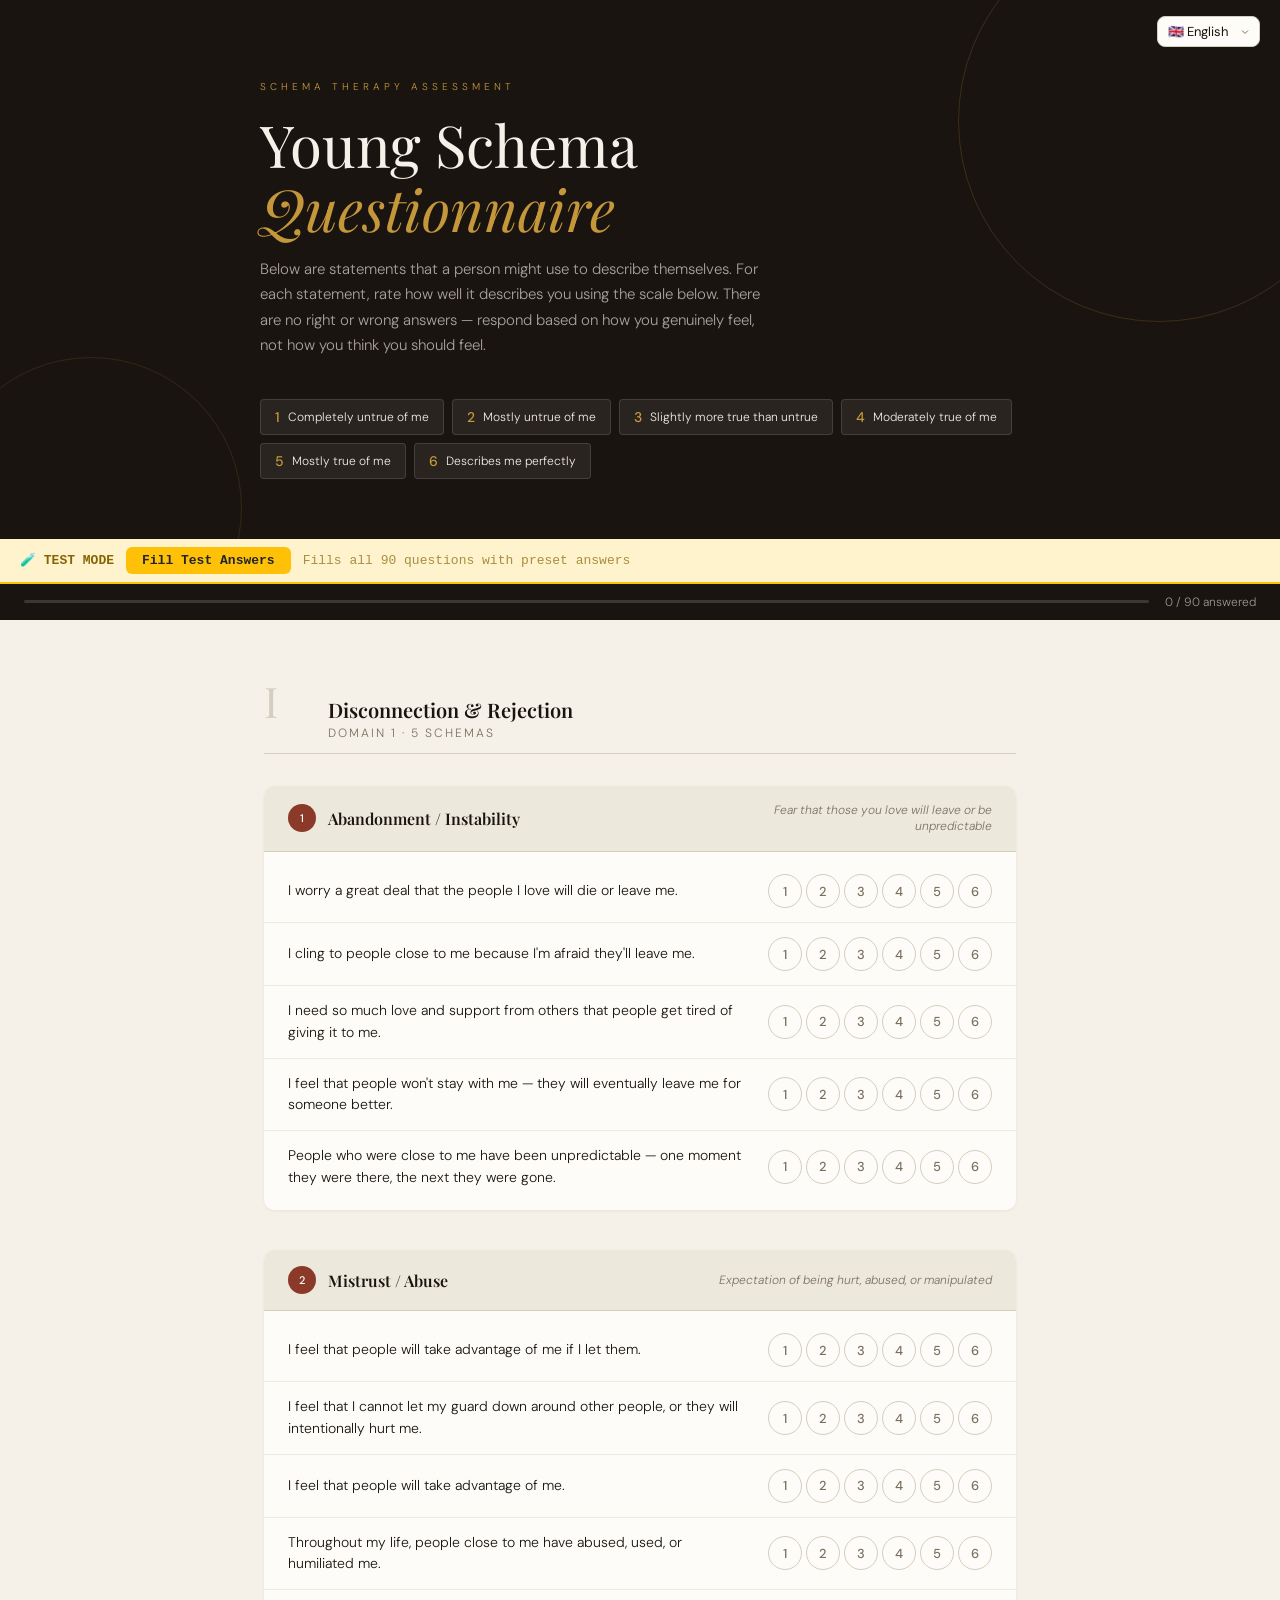
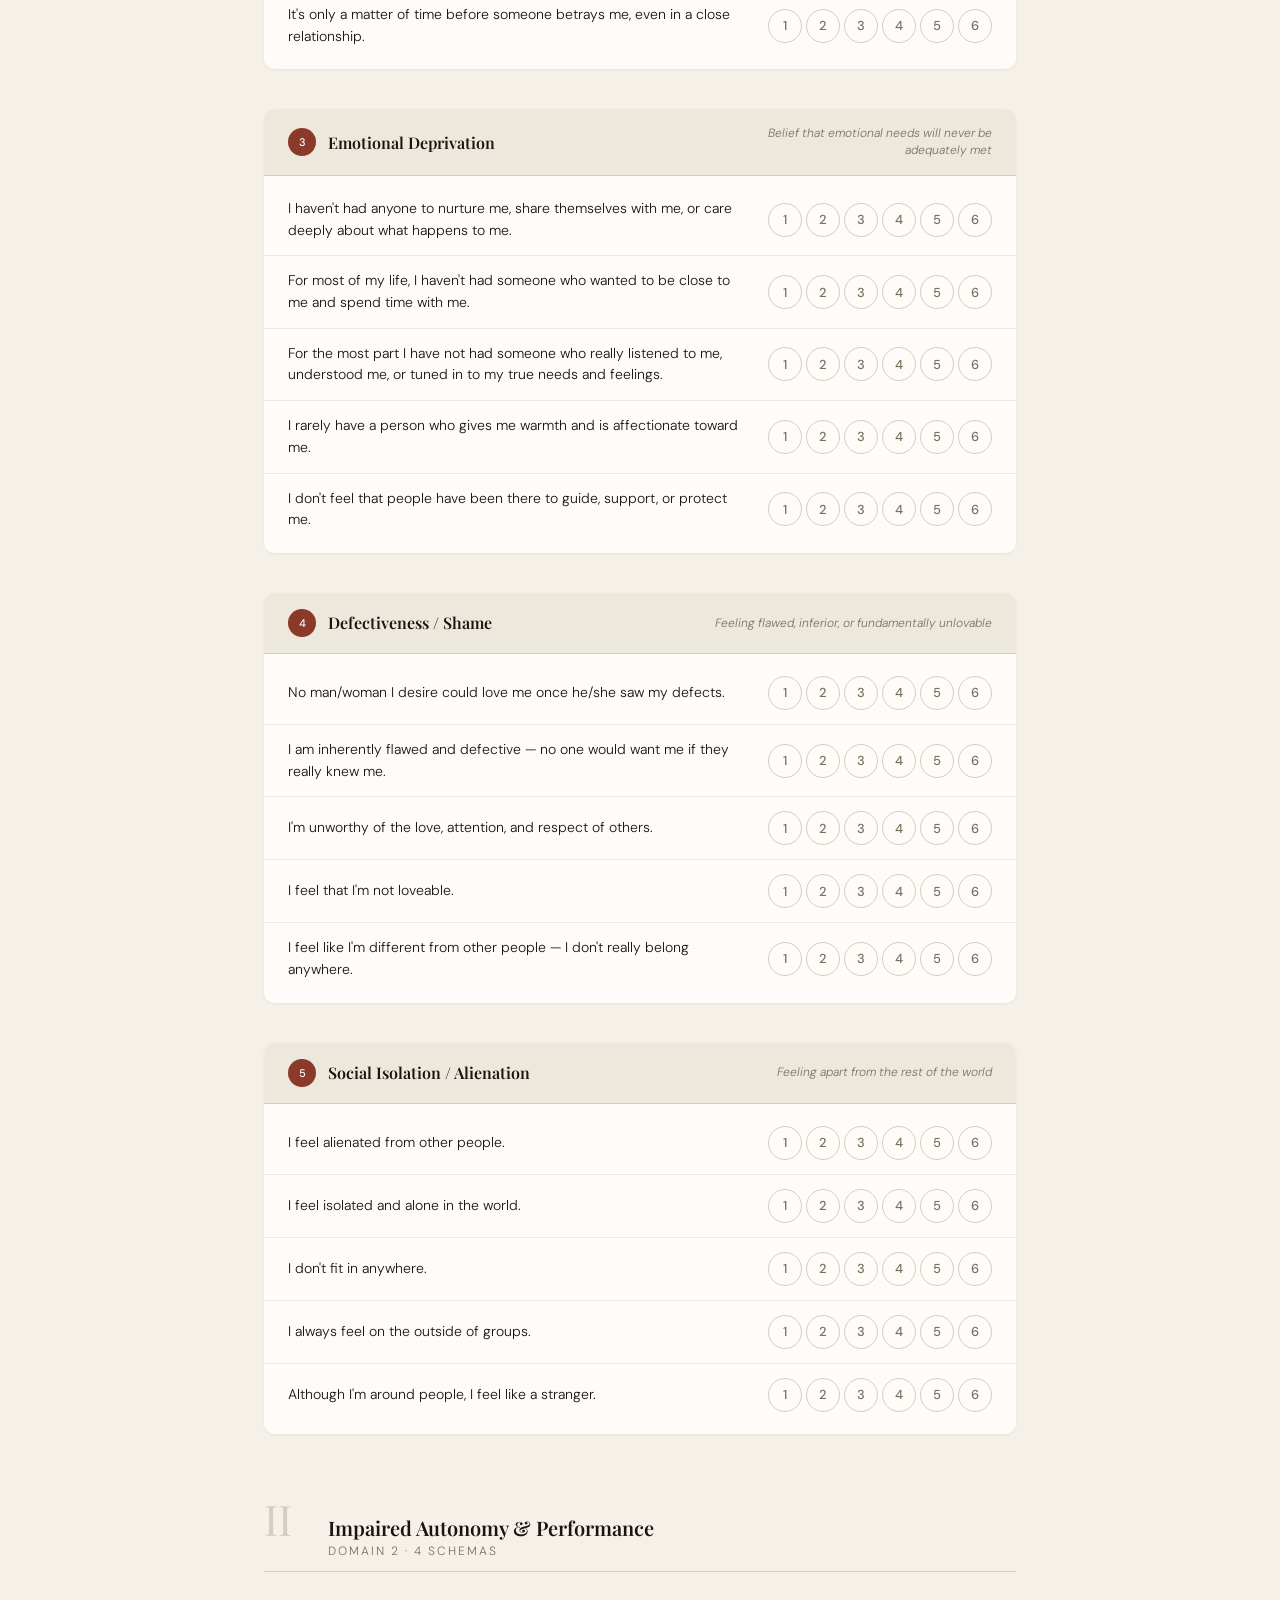
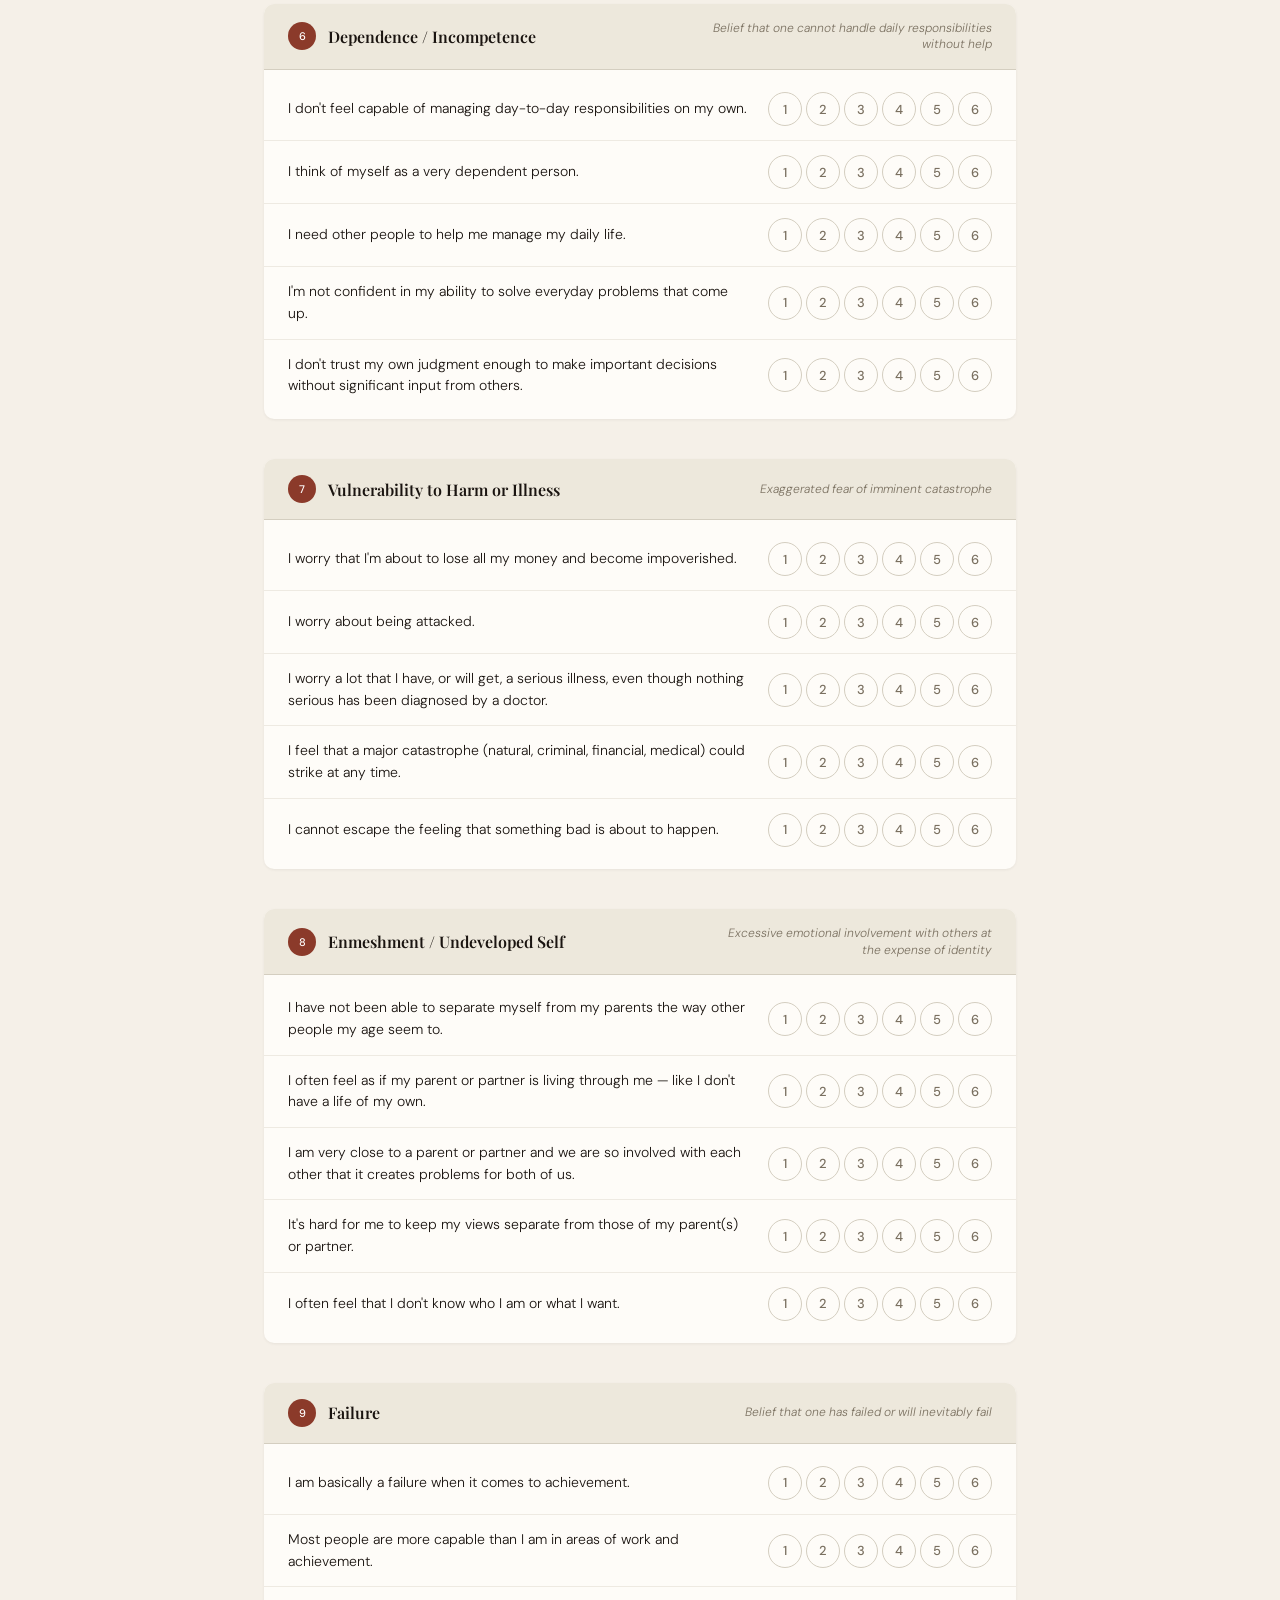
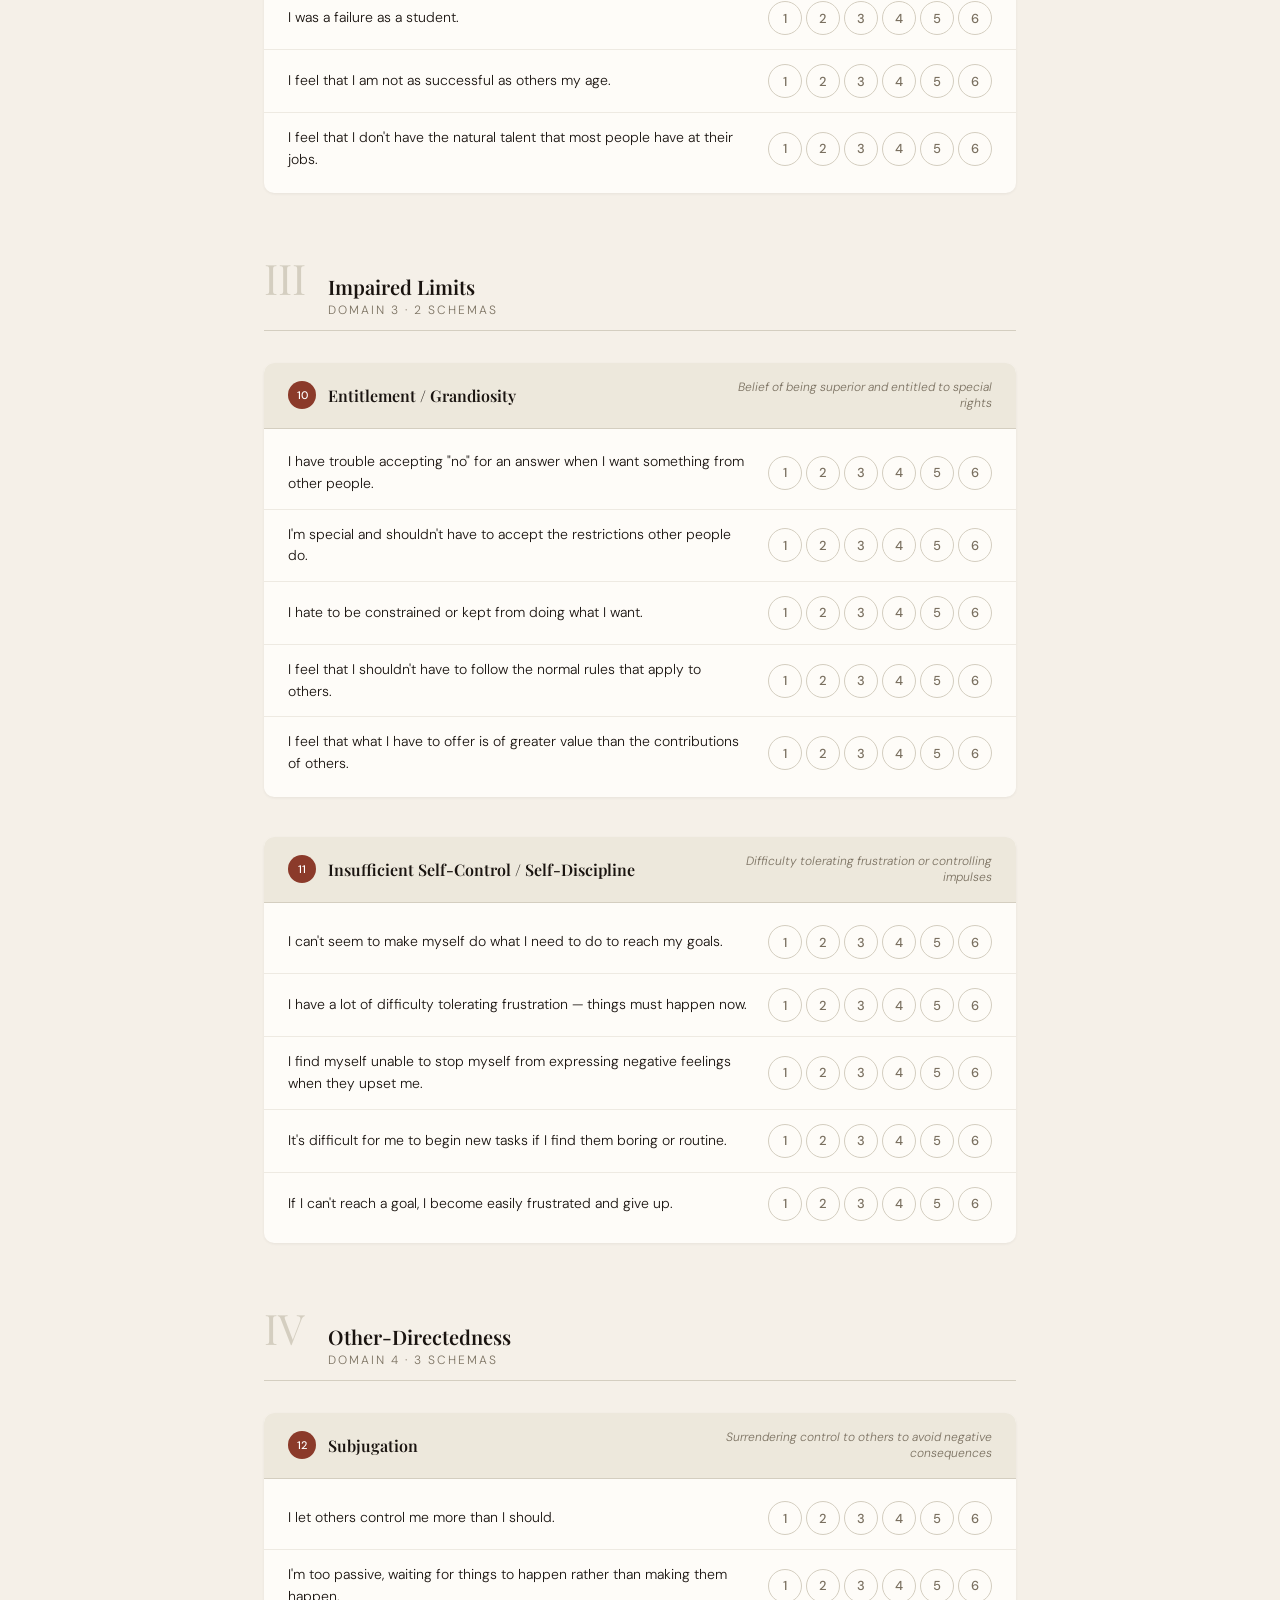
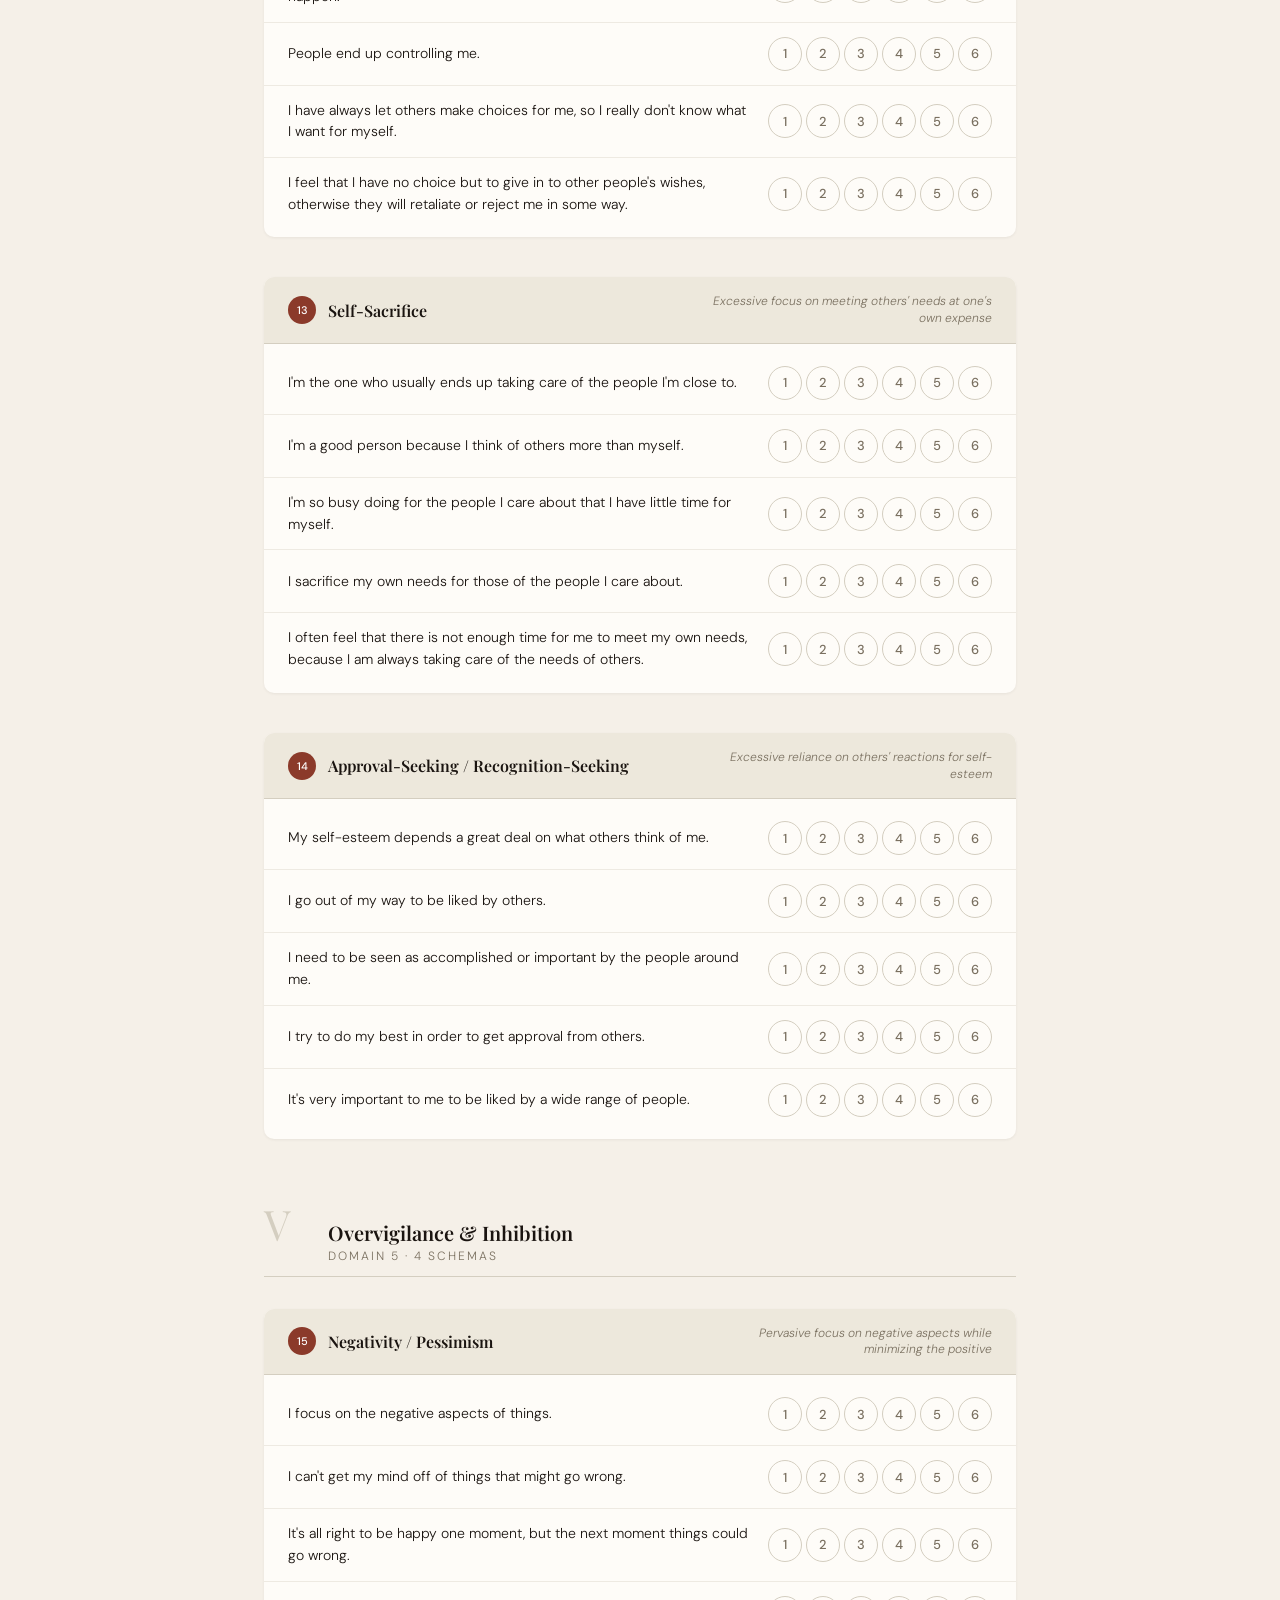
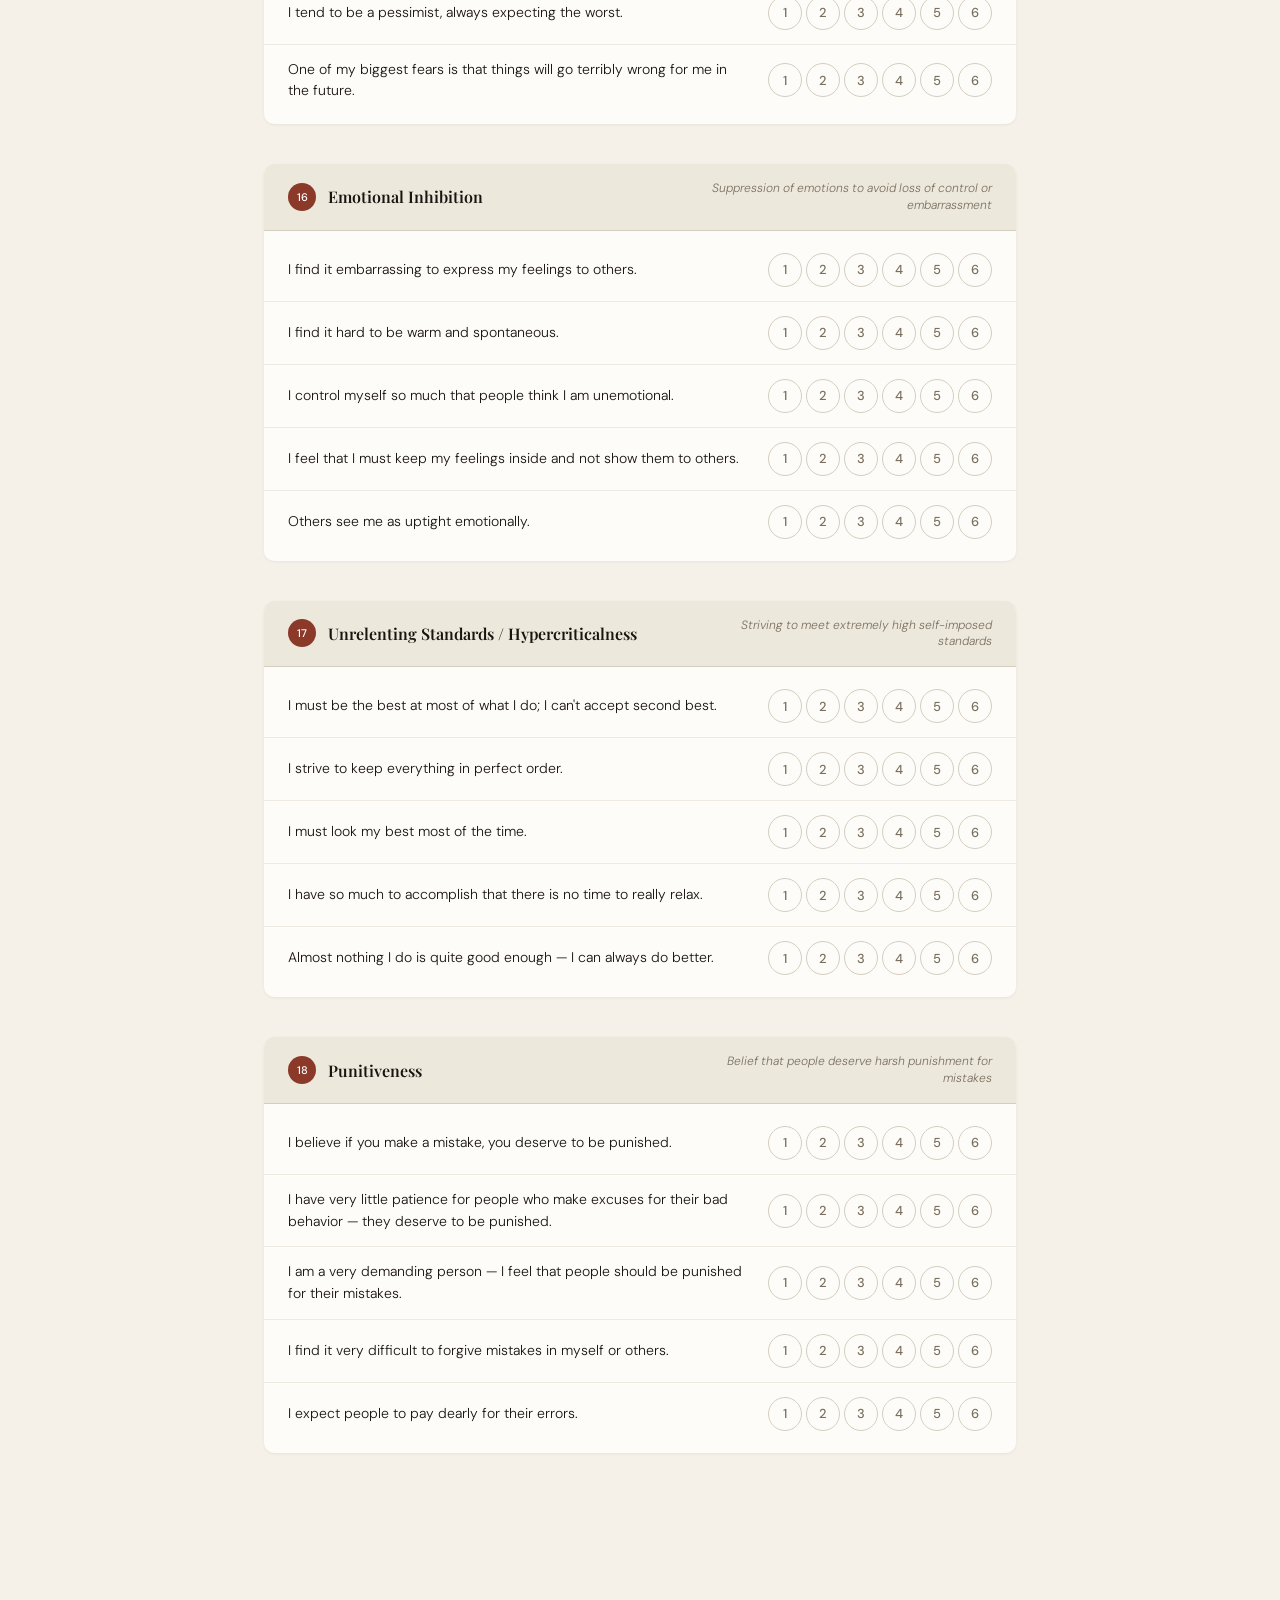
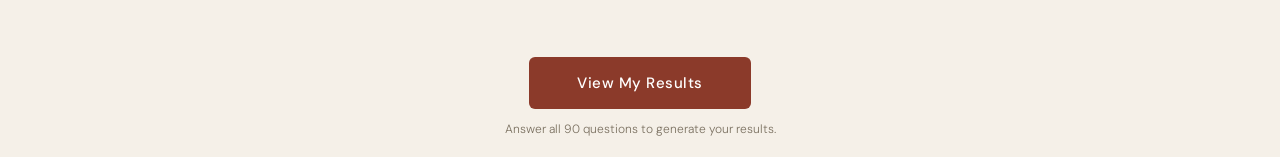
<file: index.html>
<!DOCTYPE html>
<html lang="en">
<head>
    <meta charset="UTF-8">
    <meta name="viewport" content="width=device-width, initial-scale=1.0">
    <title>Young Schema Questionnaire</title>
    <link href="https://fonts.googleapis.com/css2?family=Playfair+Display:ital,wght@0,400;0,600;1,400&family=DM+Sans:wght@300;400;500&display=swap" rel="stylesheet">
    <link rel="stylesheet" href="css/styles.css">
</head>
<body>

    <div id="langSwitcher" class="lang-switcher"></div>

    <div class="cover">
        <div class="cover-inner">
            <div class="cover-label" data-i18n="ui.coverLabel">Schema Therapy Assessment</div>
            <h1 data-i18n="ui.title">Young Schema<br><em>Questionnaire</em></h1>
            <p class="cover-desc" data-i18n="ui.coverDesc"></p>
            <div class="scale-legend" id="scaleLegend"></div>
        </div>
    </div>

    <!-- TEST: Fill bar — remove when no longer needed -->
    <div id="TEST_fillBar" style="position:sticky;top:0;z-index:1000;background:#fff3cd;border-bottom:2px solid #ffc107;padding:8px 20px;display:flex;align-items:center;gap:12px;font-family:monospace;font-size:13px;">
        <strong style="color:#856404;">🧪 TEST MODE</strong>
        <button id="TEST_fillBtn" onclick="TEST_fillAnswers()" style="background:#ffc107;border:none;border-radius:6px;padding:6px 16px;font-size:13px;font-family:monospace;font-weight:600;cursor:pointer;color:#212529;">Fill Test Answers</button>
        <span style="color:#856404;opacity:0.7;">Fills all 90 questions with preset answers</span>
    </div>

    <div class="progress-bar-wrap">
        <div class="progress-bar-track">
            <div class="progress-bar-fill" id="progressFill"></div>
        </div>
        <div class="progress-text" id="progressText">0 / 90 answered</div>
    </div>

    <div class="main" id="questionnaireMain"></div>

    <div class="submit-wrap">
        <button class="submit-btn" id="submitBtn" onclick="handleSubmit()" data-i18n="ui.submitBtn">View My Results</button>
        <div class="submit-note" id="submitNote" data-i18n="ui.submitNote">Answer all 90 questions to generate your results.</div>
    </div>

    <!-- RESULTS PANEL -->
    <div id="resultsPanel" style="display:none;">
        <div class="results-cover">
            <div class="results-cover-inner">
                <div class="cover-label" data-i18n="ui.resultsLabel">Your Results</div>
                <h2 class="results-title" data-i18n="ui.resultsTitle">Schema <em>Profile</em></h2>
                <p class="results-intro" data-i18n="ui.resultsIntro"></p>
                <div id="summaryStats" class="summary-stats"></div>
            </div>
        </div>

        <div class="results-main">

            <div class="results-section-title">
                <span data-i18n="ui.fullSchemaProfile">Full Schema Profile</span>
                <span class="legend-row"><span class="leg-dot" style="background:#e8c97a"></span><span data-i18n="ui.legendModerate">Moderate (3–3.9)</span> &nbsp;
                    <span class="leg-dot" style="background:#c4703a"></span><span data-i18n="ui.legendElevated">Elevated (4–4.9)</span> &nbsp; <span
                        class="leg-dot" style="background:#8b1a1a"></span><span data-i18n="ui.legendHigh">High (5–6)</span></span>
            </div>

            <div id="allSchemasBars" class="bars-grid"></div>

            <div class="results-section-title" style="margin-top:56px;" data-i18n="ui.domainScoresTitle">Domain Scores</div>
            <div id="domainBars" class="domain-bars"></div>

            <div class="results-section-title" style="margin-top:56px;" data-i18n="ui.top5Title">Top 5 Schemas to Explore</div>
            <div id="topSchemas" class="top-schemas"></div>

            <div class="disclaimer-box" data-i18n="ui.disclaimer"></div>

            <!-- AI Professional Evaluation Section -->
            <div class="ai-eval-section">
                <div class="results-section-title" style="margin-top:56px;" data-i18n="ui.professionalEval">Professional Evaluation</div>
                <div class="ai-eval-intro" data-i18n="ui.aiEvalIntro"></div>
                <div class="api-key-row">
                    <div class="api-key-field">
                        <label for="apiKeyInput" data-i18n="ui.apiKeyLabel">OpenAI API Key</label>
                        <div class="api-input-wrap">
                            <input type="password" id="apiKeyInput" data-i18n="ui.apiKeyPlaceholder" placeholder="sk-..." autocomplete="off"
                                spellcheck="false">
                            <button class="toggle-vis-btn" onclick="toggleKeyVis()" title="Toggle visibility"
                                aria-label="Toggle key visibility">
                                <svg id="eyeIcon" width="18" height="18" viewBox="0 0 24 24" fill="none"
                                    stroke="currentColor" stroke-width="2">
                                    <path d="M1 12s4-8 11-8 11 8 11 8-4 8-11 8-11-8-11-8z" />
                                    <circle cx="12" cy="12" r="3" />
                                </svg>
                            </button>
                        </div>
                        <div class="api-key-note" data-i18n="ui.apiKeyNote">Your key is used once, in-browser only. It is never stored or transmitted elsewhere.</div>
                    </div>
                    <button class="submit-btn ai-eval-btn" id="aiEvalBtn" onclick="startEvaluation()" data-i18n="ui.beginAiEval">Begin AI Evaluation</button>
                </div>

                <div id="aiEvalStatus" class="ai-eval-status"></div>

                <!-- Follow-Up Questions (dynamically populated) -->
                <div id="followUpSection" style="display:none;">
                    <div class="diff-dx-header">
                        <div class="results-section-title" style="margin-top:48px;">
                            <span data-i18n="ui.followUpTitle">Follow-Up Questions</span>
                        </div>
                        <div class="diff-dx-intro" data-i18n="ui.followUpIntro"></div>
                    </div>
                    <div id="followUpQuestions" class="diff-dx-questions"></div>
                    <div class="diff-dx-progress-row">
                        <div class="diff-dx-progress-text" id="followUpProgressText">0 / 0 answered</div>
                        <button class="submit-btn" id="followUpSubmitBtn" onclick="submitAnswers()" data-i18n="ui.submitAnswersBtn">Submit Answers</button>
                    </div>
                    <div id="followUpStatus" class="ai-eval-status"></div>
                </div>

                <div id="aiEvalResult" class="ai-eval-result" style="display:none;"></div>
            </div>

            <div class="submit-wrap" style="padding-top:24px;">
                <button class="submit-btn" onclick="retake()" style="background:var(--muted);" data-i18n="ui.retakeBtn">Retake Questionnaire</button>
            </div>
        </div>
    </div>

    <script src="js/i18n.js"></script>
    <script src="js/i18n/en.js"></script>
    <script src="js/i18n/hu.js"></script>
    <script src="js/data.js"></script>
    <script src="js/markdown.js"></script>
    <script src="js/ui.js"></script>
    <script src="js/results.js"></script>
    <script src="js/ai-eval.js"></script>
    <script src="js/questionnaire.js"></script>
</body>
</html>
</file>
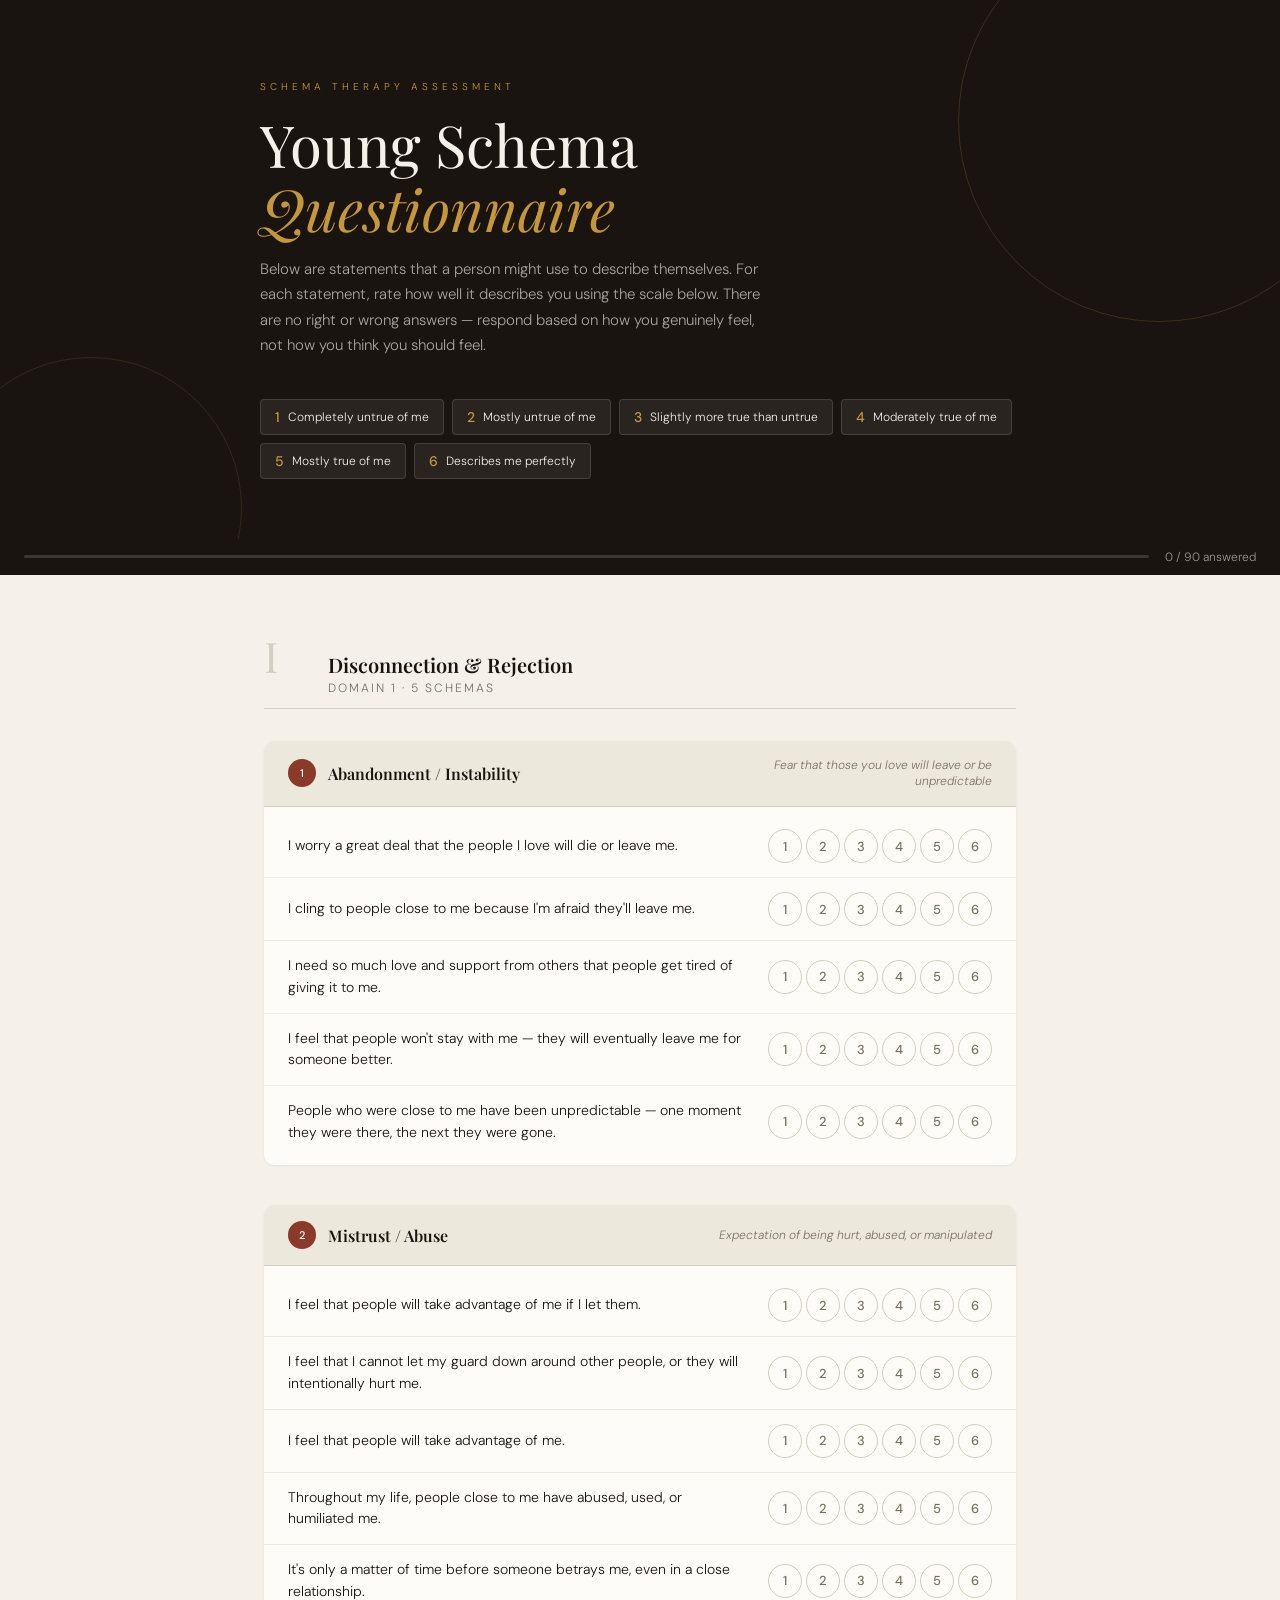
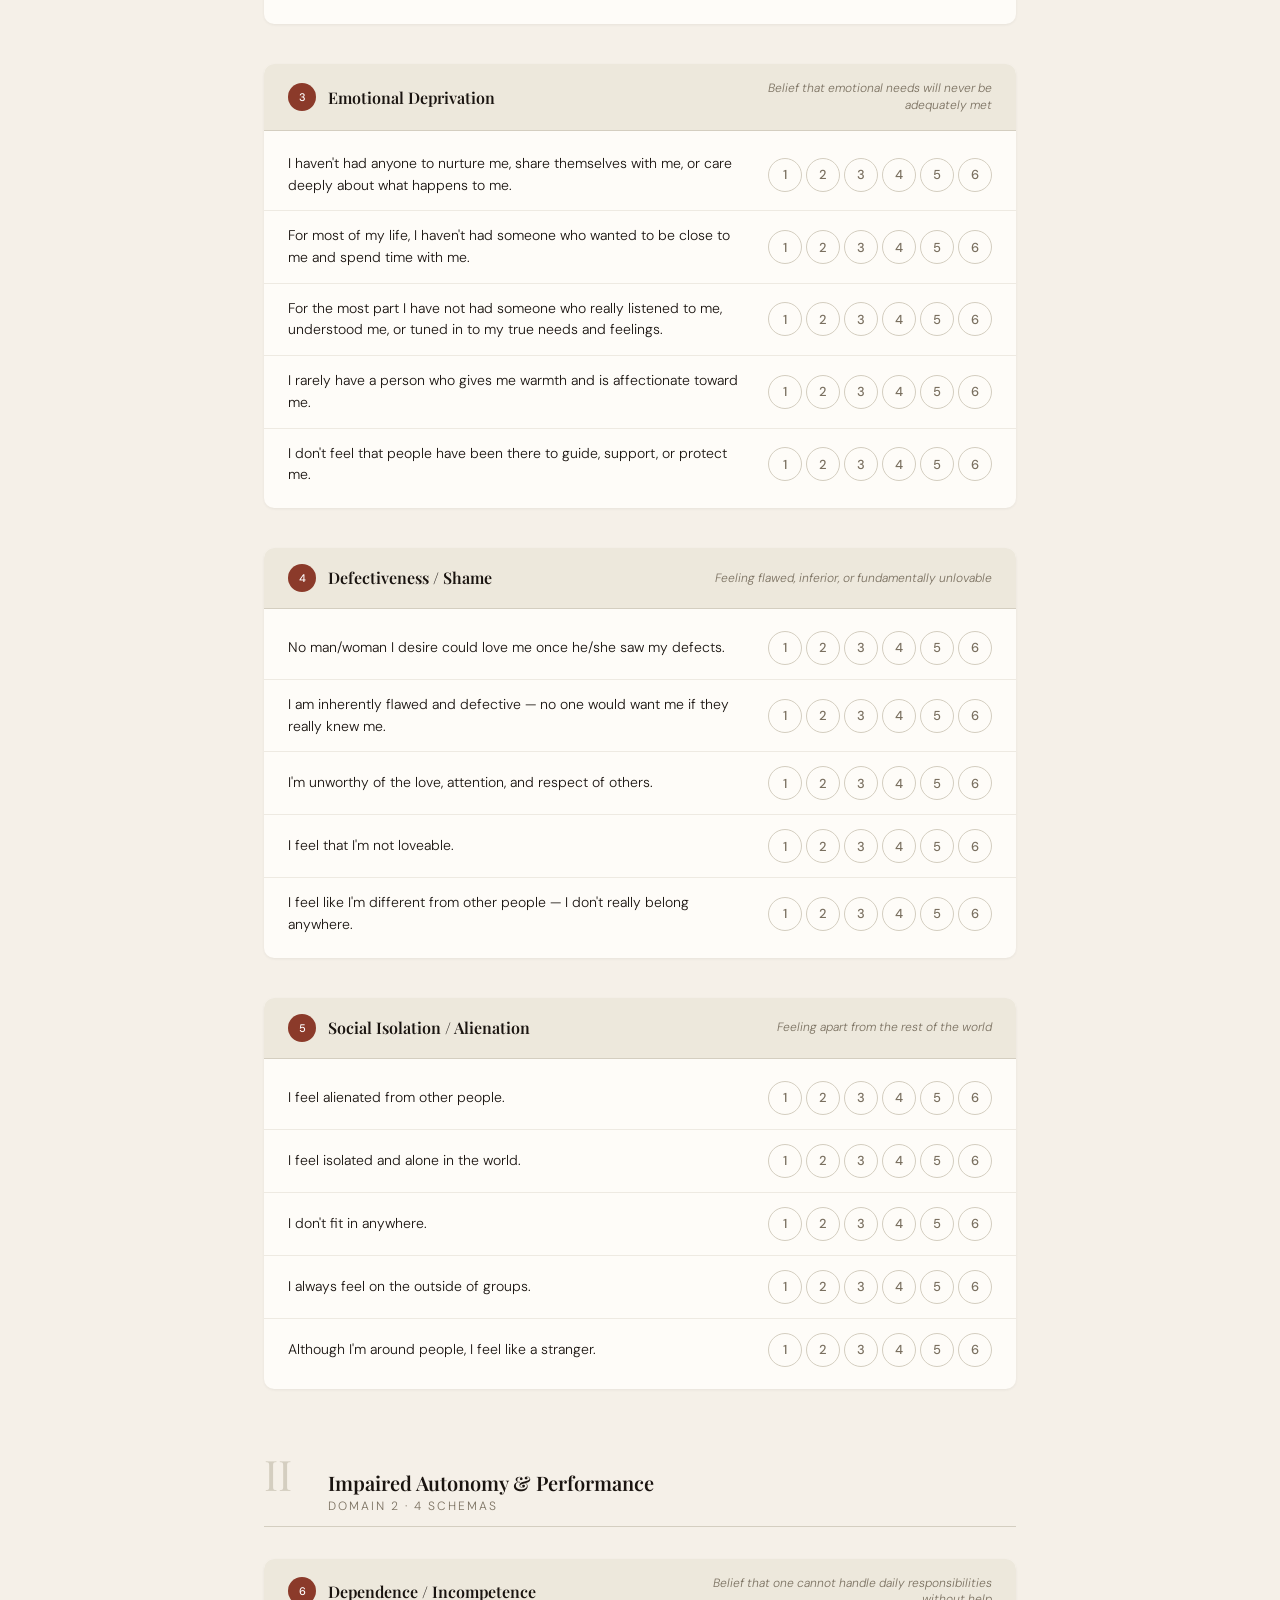
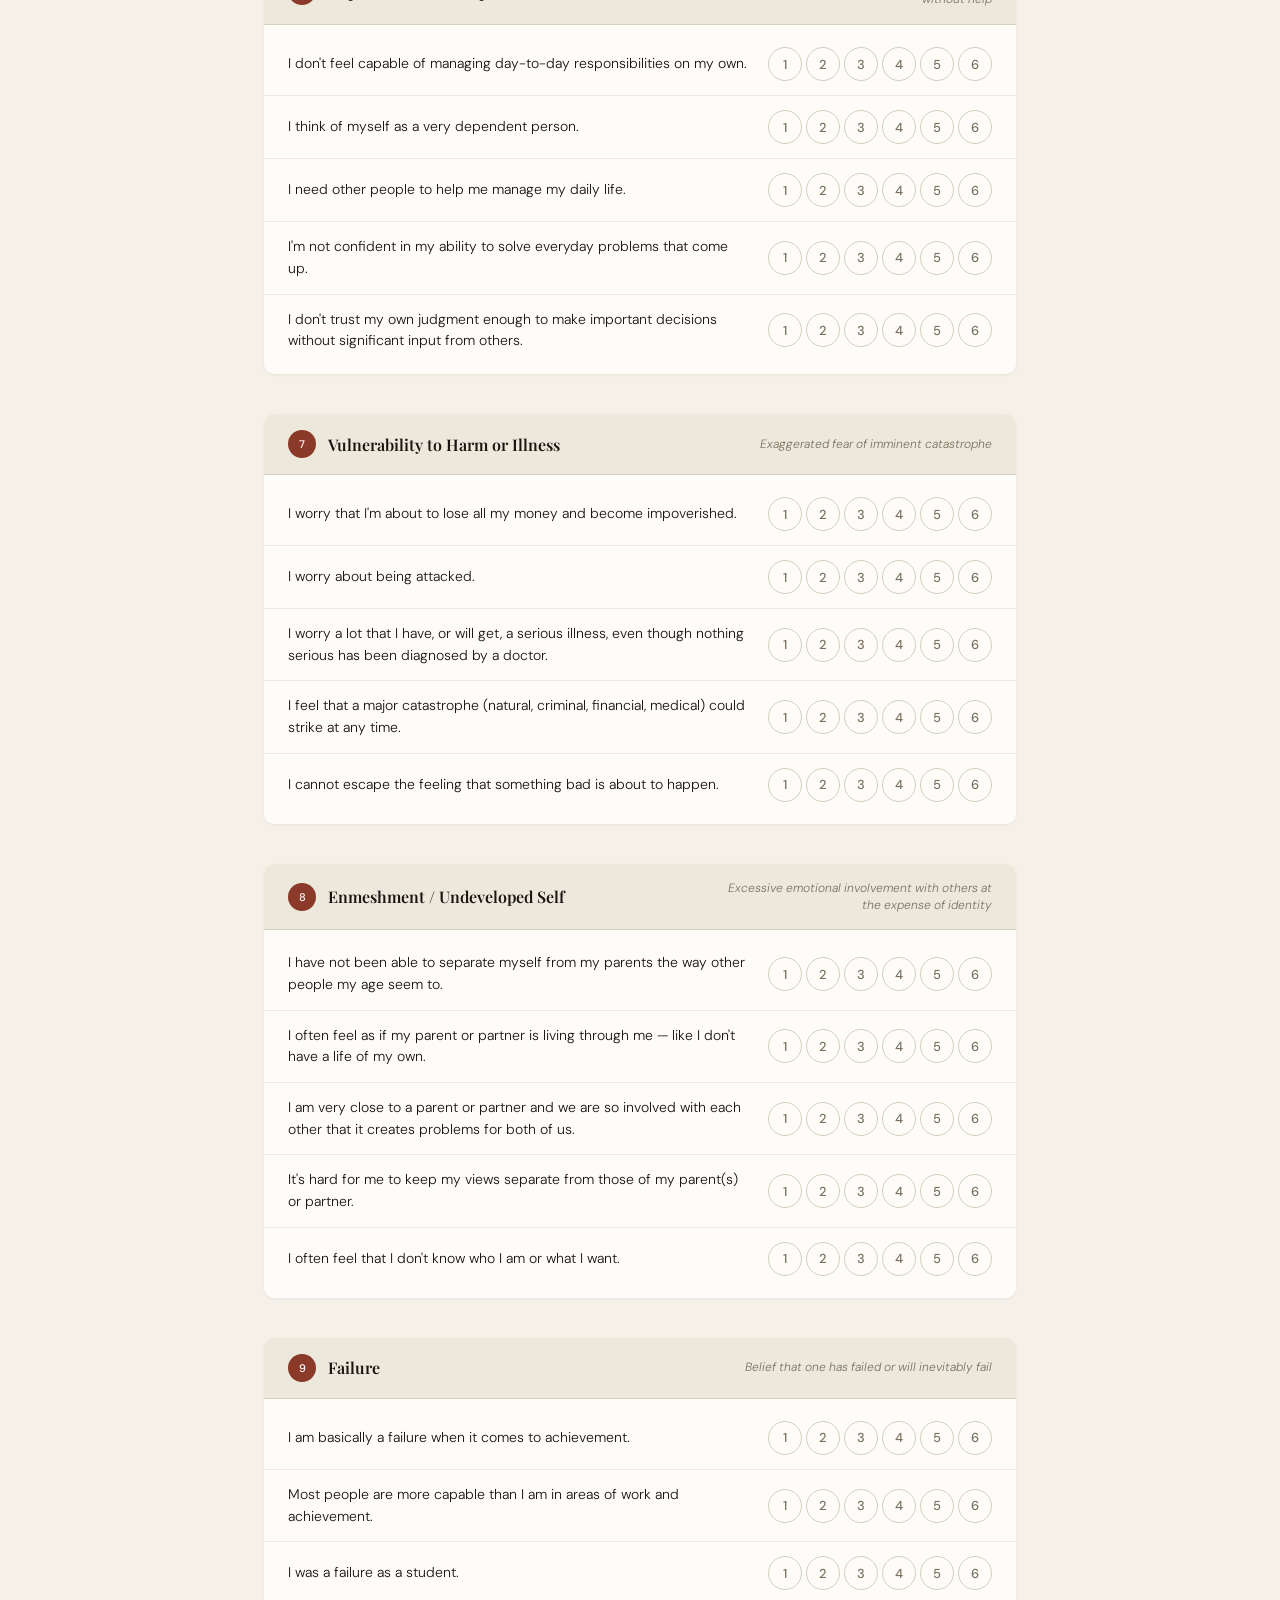
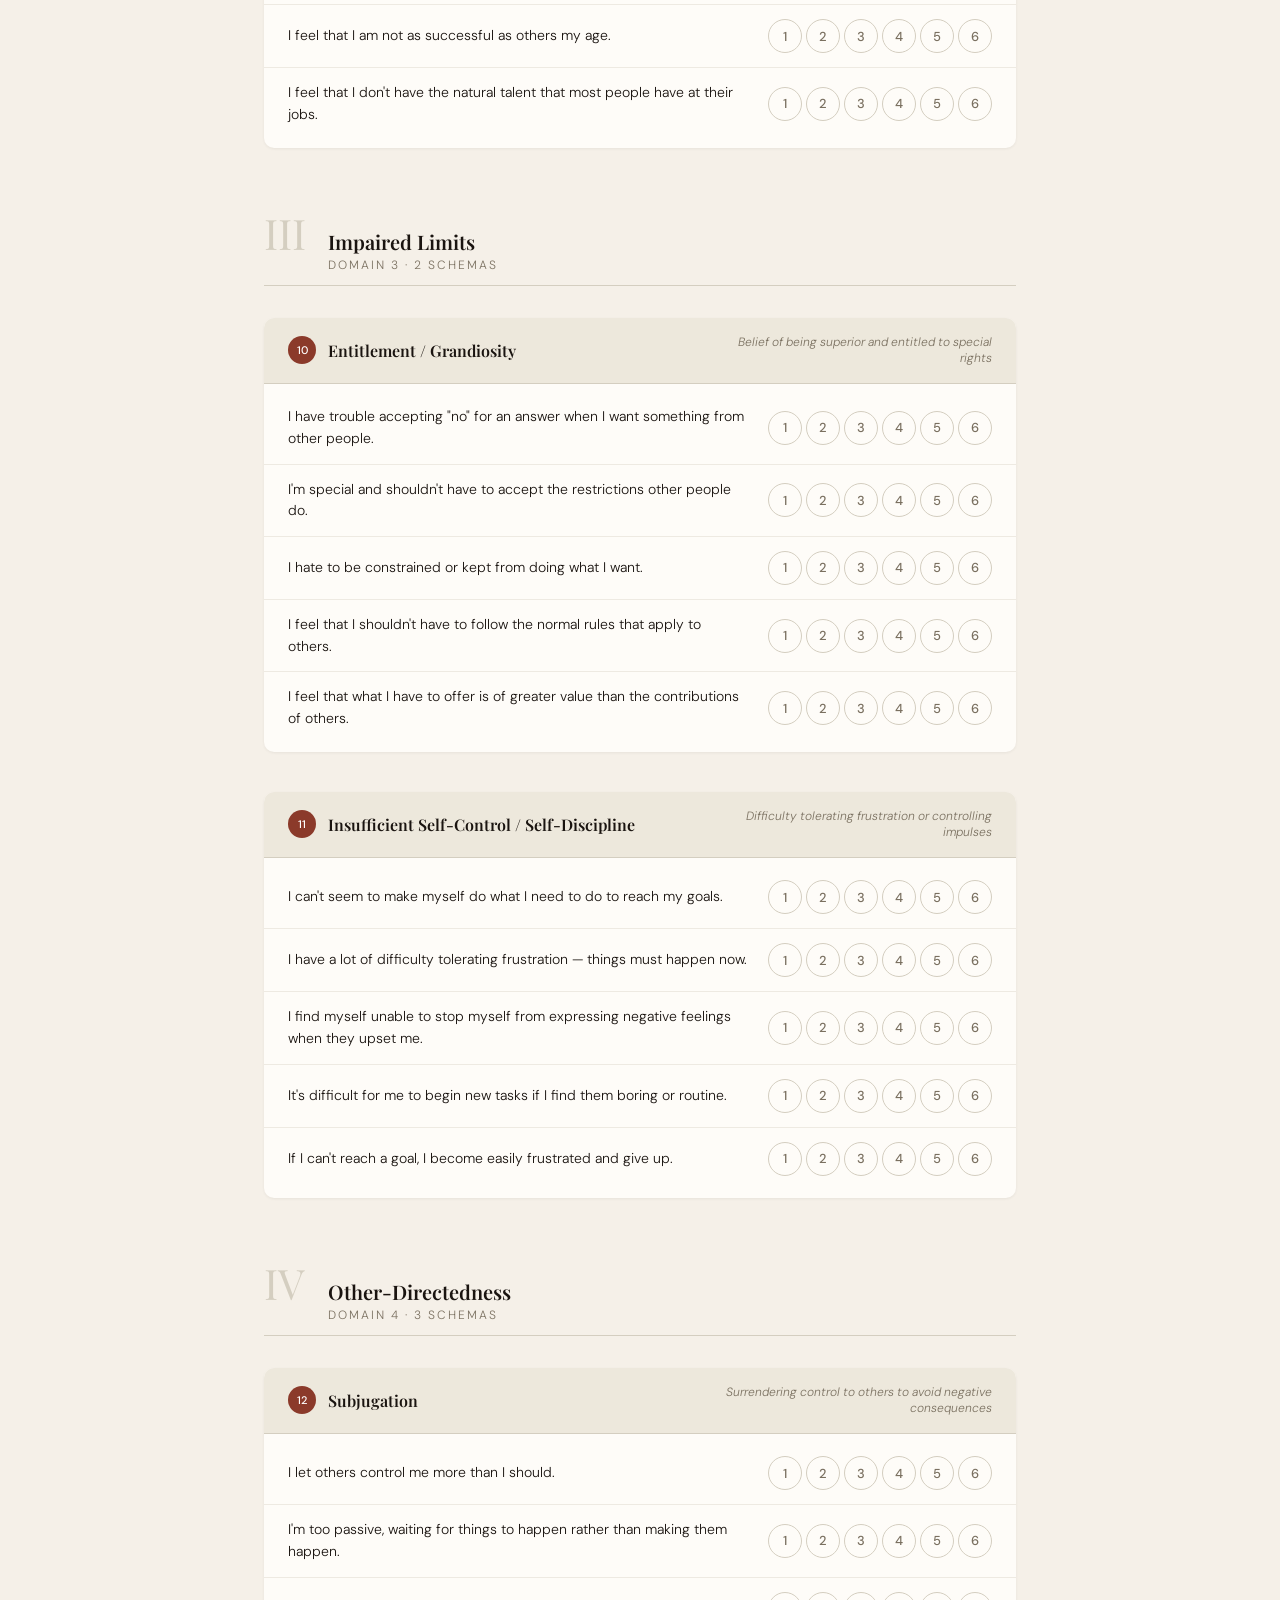
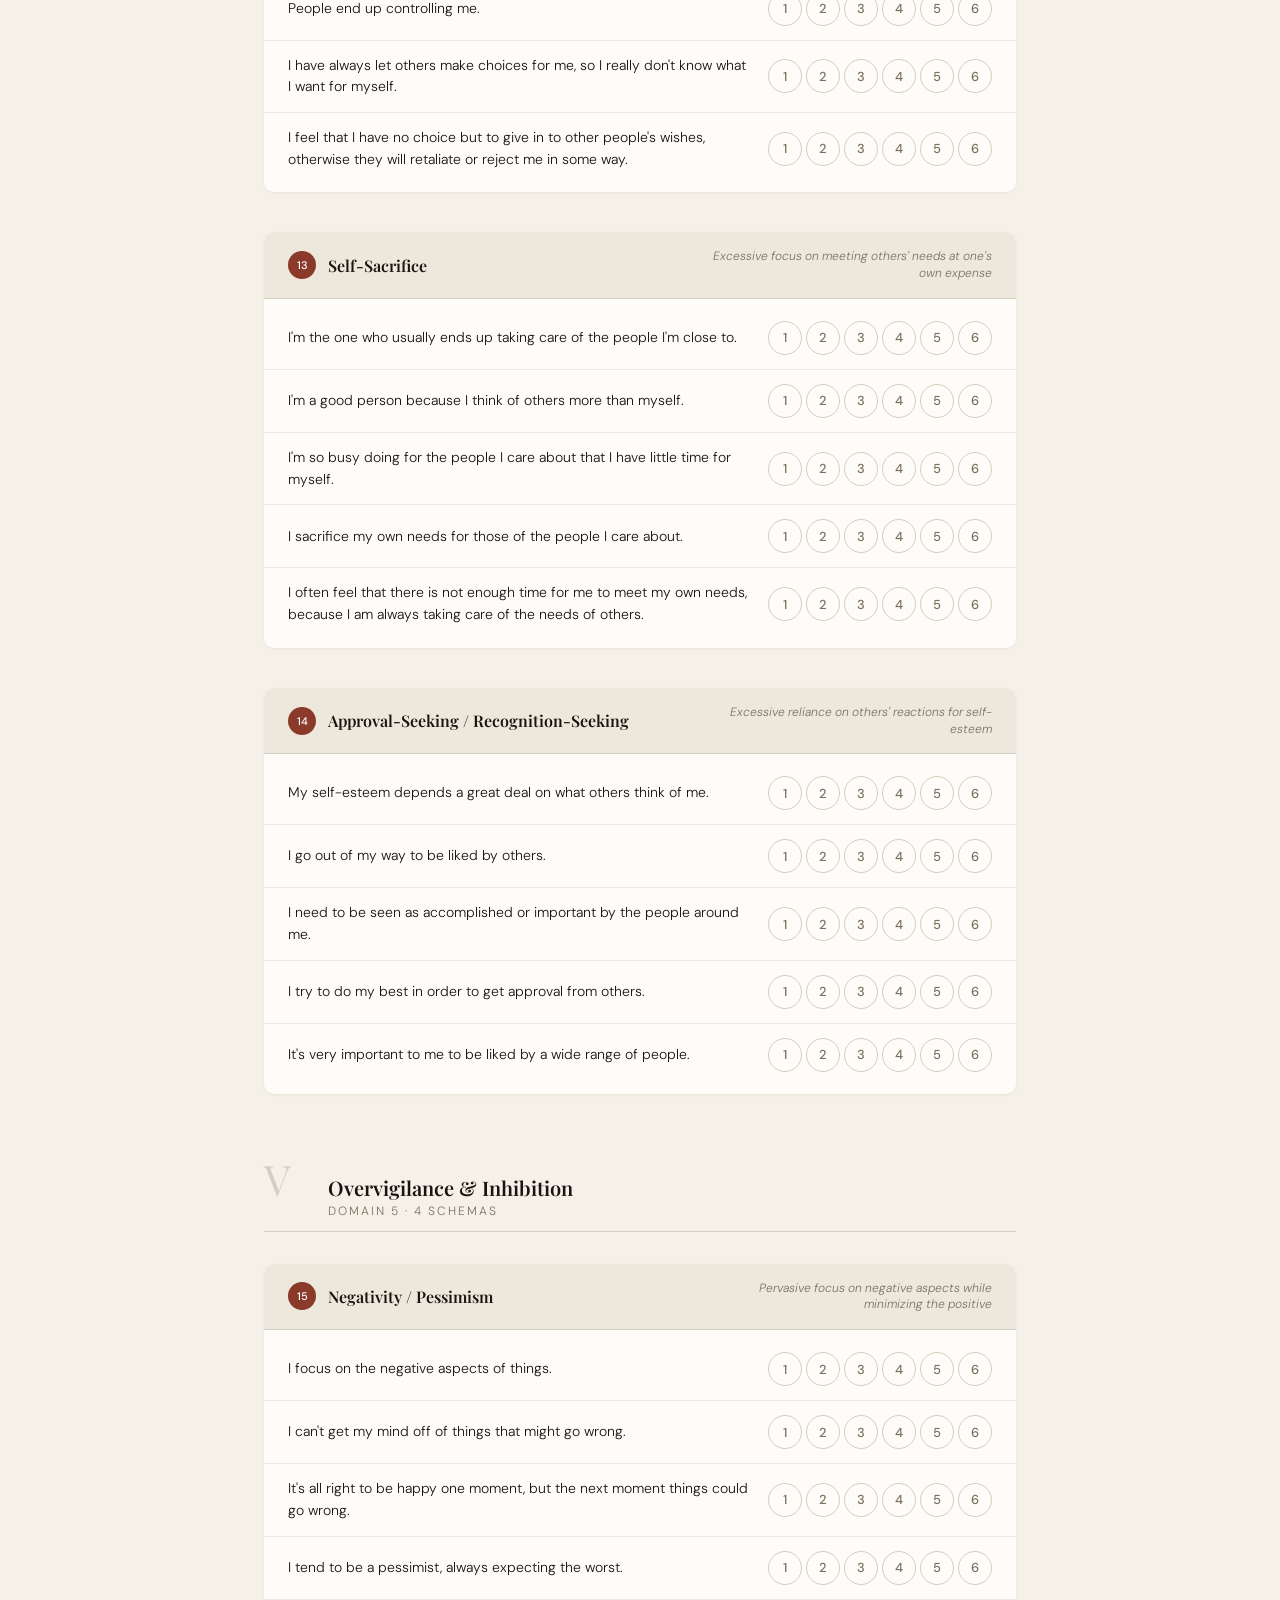
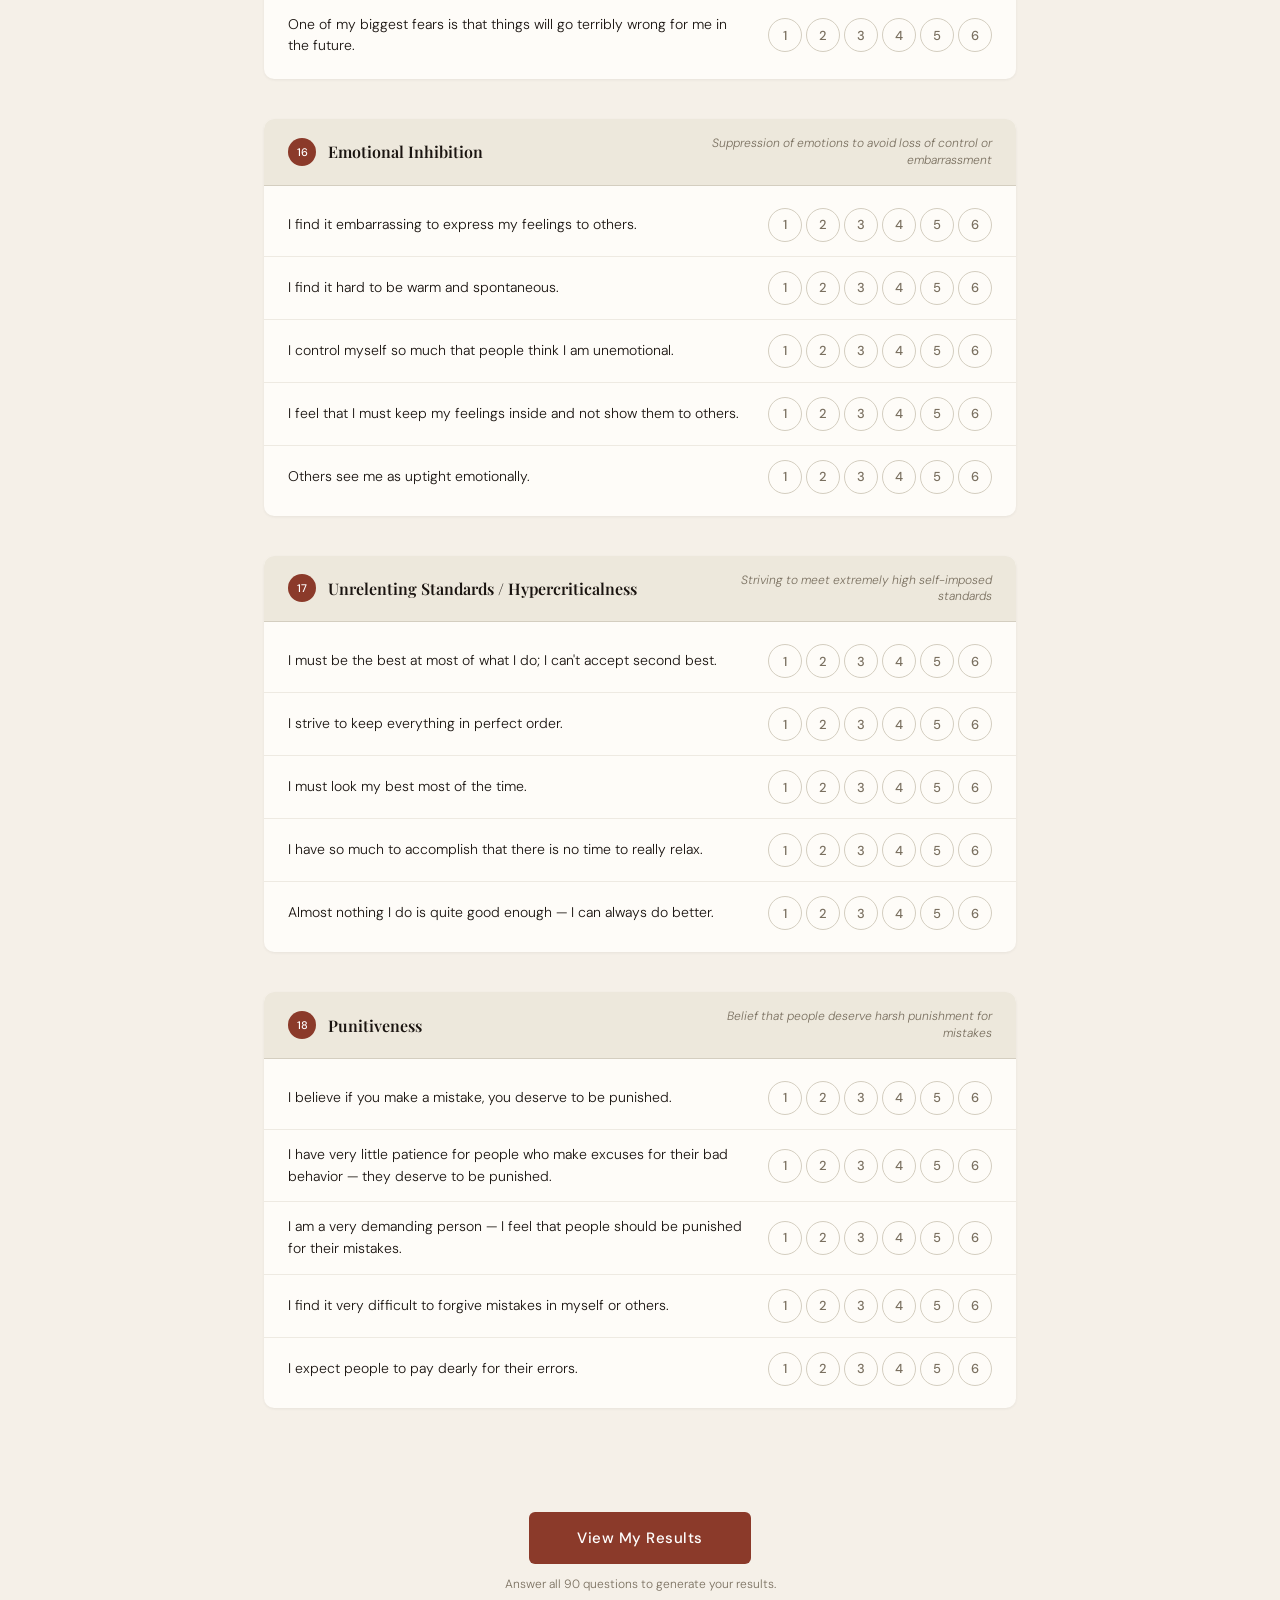
<file: schema-questionnaire2.original.html>
<!DOCTYPE html>
<html lang="en">

<head>
    <meta charset="UTF-8">
    <meta name="viewport" content="width=device-width, initial-scale=1.0">
    <title>Young Schema Questionnaire</title>
    <link
        href="https://fonts.googleapis.com/css2?family=Playfair+Display:ital,wght@0,400;0,600;1,400&family=DM+Sans:wght@300;400;500&display=swap"
        rel="stylesheet">
    <style>
        :root {
            --ink: #1a1410;
            --paper: #f5f0e8;
            --cream: #ede8dc;
            --rust: #8b3a2a;
            --gold: #c4973a;
            --muted: #7a7060;
            --line: #d4cec0;
            --white: #fefcf8;
        }

        * {
            box-sizing: border-box;
            margin: 0;
            padding: 0;
        }

        body {
            background: var(--paper);
            color: var(--ink);
            font-family: 'DM Sans', sans-serif;
            font-weight: 300;
            min-height: 100vh;
        }

        .cover {
            background: var(--ink);
            color: var(--paper);
            padding: 80px 60px 60px;
            position: relative;
            overflow: hidden;
        }

        .cover::before {
            content: '';
            position: absolute;
            top: -80px;
            right: -80px;
            width: 400px;
            height: 400px;
            border-radius: 50%;
            border: 1px solid rgba(196, 151, 58, 0.2);
        }

        .cover::after {
            content: '';
            position: absolute;
            bottom: -120px;
            left: -60px;
            width: 300px;
            height: 300px;
            border-radius: 50%;
            border: 1px solid rgba(196, 151, 58, 0.15);
        }

        .cover-inner {
            max-width: 760px;
            margin: 0 auto;
            position: relative;
            z-index: 1;
        }

        .cover-label {
            font-size: 10px;
            letter-spacing: 4px;
            text-transform: uppercase;
            color: var(--gold);
            margin-bottom: 20px;
        }

        .cover h1 {
            font-family: 'Playfair Display', serif;
            font-size: clamp(36px, 5vw, 58px);
            font-weight: 400;
            line-height: 1.1;
            margin-bottom: 16px;
        }

        .cover h1 em {
            font-style: italic;
            color: var(--gold);
        }

        .cover-desc {
            font-size: 15px;
            color: rgba(245, 240, 232, 0.65);
            line-height: 1.7;
            max-width: 520px;
            margin-bottom: 40px;
        }

        .scale-legend {
            display: flex;
            flex-wrap: wrap;
            gap: 8px;
            margin-top: 24px;
        }

        .scale-item {
            background: rgba(255, 255, 255, 0.07);
            border: 1px solid rgba(255, 255, 255, 0.12);
            border-radius: 4px;
            padding: 8px 14px;
            font-size: 12px;
            display: flex;
            align-items: center;
            gap: 8px;
        }

        .scale-num {
            font-weight: 500;
            color: var(--gold);
            font-size: 14px;
        }

        .main {
            max-width: 800px;
            margin: 0 auto;
            padding: 60px 24px 100px;
        }

        .domain-block {
            margin-bottom: 64px;
        }

        .domain-header {
            display: flex;
            align-items: baseline;
            gap: 16px;
            margin-bottom: 32px;
            padding-bottom: 12px;
            border-bottom: 1px solid var(--line);
        }

        .domain-number {
            font-family: 'Playfair Display', serif;
            font-size: 42px;
            color: var(--line);
            font-weight: 400;
            line-height: 1;
            min-width: 48px;
        }

        .domain-info {
            flex: 1;
        }

        .domain-name {
            font-family: 'Playfair Display', serif;
            font-size: 20px;
            font-weight: 600;
            color: var(--ink);
            margin-bottom: 2px;
        }

        .domain-subtitle {
            font-size: 12px;
            color: var(--muted);
            letter-spacing: 2px;
            text-transform: uppercase;
        }

        .schema-block {
            margin-bottom: 40px;
            background: var(--white);
            border-radius: 10px;
            overflow: hidden;
            box-shadow: 0 1px 3px rgba(0, 0, 0, 0.06);
        }

        .schema-header {
            padding: 16px 24px;
            background: var(--cream);
            border-bottom: 1px solid var(--line);
            display: flex;
            align-items: center;
            gap: 12px;
        }

        .schema-badge {
            width: 28px;
            height: 28px;
            background: var(--rust);
            color: white;
            border-radius: 50%;
            font-size: 11px;
            font-weight: 500;
            display: flex;
            align-items: center;
            justify-content: center;
            flex-shrink: 0;
        }

        .schema-name {
            font-family: 'Playfair Display', serif;
            font-size: 16px;
            font-weight: 600;
        }

        .schema-desc {
            font-size: 12px;
            color: var(--muted);
            font-style: italic;
            margin-left: auto;
            text-align: right;
            max-width: 280px;
            line-height: 1.4;
        }

        .questions {
            padding: 8px 0;
        }

        .question-row {
            display: grid;
            grid-template-columns: 1fr auto;
            align-items: center;
            gap: 20px;
            padding: 14px 24px;
            border-bottom: 1px solid rgba(212, 206, 192, 0.4);
            transition: background 0.15s;
        }

        .question-row:last-child {
            border-bottom: none;
        }

        .question-row:hover {
            background: rgba(196, 151, 58, 0.04);
        }

        .question-text {
            font-size: 14px;
            line-height: 1.55;
            color: var(--ink);
        }

        .rating-group {
            display: flex;
            gap: 4px;
            flex-shrink: 0;
        }

        .rating-group input[type="radio"] {
            display: none;
        }

        .rating-group label {
            width: 34px;
            height: 34px;
            border-radius: 50%;
            border: 1.5px solid var(--line);
            display: flex;
            align-items: center;
            justify-content: center;
            font-size: 13px;
            font-weight: 500;
            color: var(--muted);
            cursor: pointer;
            transition: all 0.15s;
            user-select: none;
        }

        .rating-group label:hover {
            border-color: var(--gold);
            color: var(--gold);
        }

        .rating-group input[type="radio"]:checked+label {
            background: var(--rust);
            border-color: var(--rust);
            color: white;
        }

        .progress-bar-wrap {
            position: sticky;
            top: 0;
            z-index: 100;
            background: var(--ink);
            padding: 10px 24px;
            display: flex;
            align-items: center;
            gap: 16px;
        }

        .progress-bar-track {
            flex: 1;
            height: 3px;
            background: rgba(255, 255, 255, 0.15);
            border-radius: 2px;
            overflow: hidden;
        }

        .progress-bar-fill {
            height: 100%;
            background: var(--gold);
            border-radius: 2px;
            transition: width 0.3s ease;
            width: 0%;
        }

        .progress-text {
            font-size: 12px;
            color: rgba(245, 240, 232, 0.6);
            white-space: nowrap;
            min-width: 80px;
            text-align: right;
        }

        .submit-wrap {
            text-align: center;
            padding: 40px 0 20px;
        }

        .submit-btn {
            background: var(--rust);
            color: white;
            border: none;
            padding: 16px 48px;
            font-family: 'DM Sans', sans-serif;
            font-size: 15px;
            font-weight: 500;
            border-radius: 6px;
            cursor: pointer;
            letter-spacing: 0.5px;
            transition: all 0.2s;
        }

        .submit-btn:hover {
            background: #a04535;
            transform: translateY(-1px);
        }

        .submit-note {
            font-size: 12px;
            color: var(--muted);
            margin-top: 12px;
        }

        @media (max-width: 600px) {
            .cover {
                padding: 48px 24px 40px;
            }

            .schema-header {
                flex-direction: column;
                align-items: flex-start;
                gap: 6px;
            }

            .schema-desc {
                margin-left: 0;
                text-align: left;
            }

            .question-row {
                grid-template-columns: 1fr;
                gap: 10px;
            }

            .rating-group label {
                width: 30px;
                height: 30px;
                font-size: 12px;
            }

            .domain-number {
                font-size: 30px;
            }
        }
    </style>
</head>

<body>

    <div class="cover">
        <div class="cover-inner">
            <div class="cover-label">Schema Therapy Assessment</div>
            <h1>Young Schema<br><em>Questionnaire</em></h1>
            <p class="cover-desc">
                Below are statements that a person might use to describe themselves. For each statement,
                rate how well it describes you using the scale below. There are no right or wrong answers —
                respond based on how you genuinely feel, not how you think you should feel.
            </p>
            <div class="scale-legend">
                <div class="scale-item"><span class="scale-num">1</span> Completely untrue of me</div>
                <div class="scale-item"><span class="scale-num">2</span> Mostly untrue of me</div>
                <div class="scale-item"><span class="scale-num">3</span> Slightly more true than untrue</div>
                <div class="scale-item"><span class="scale-num">4</span> Moderately true of me</div>
                <div class="scale-item"><span class="scale-num">5</span> Mostly true of me</div>
                <div class="scale-item"><span class="scale-num">6</span> Describes me perfectly</div>
            </div>
        </div>
    </div>

    <div class="progress-bar-wrap">
        <div class="progress-bar-track">
            <div class="progress-bar-fill" id="progressFill"></div>
        </div>
        <div class="progress-text" id="progressText">0 / 90 answered</div>
    </div>

    <div class="main">

        <!-- DOMAIN 1 -->
        <div class="domain-block">
            <div class="domain-header">
                <div class="domain-number">I</div>
                <div class="domain-info">
                    <div class="domain-name">Disconnection &amp; Rejection</div>
                    <div class="domain-subtitle">Domain 1 · 5 schemas</div>
                </div>
            </div>

            <!-- Schema 1: Abandonment -->
            <div class="schema-block">
                <div class="schema-header">
                    <div class="schema-badge">1</div>
                    <div class="schema-name">Abandonment / Instability</div>
                    <div class="schema-desc">Fear that those you love will leave or be unpredictable</div>
                </div>
                <div class="questions" id="s1">
                    <div class="question-row">
                        <div class="question-text">I worry a great deal that the people I love will die or leave me.
                        </div>
                        <div class="rating-group" id="q1"></div>
                    </div>
                    <div class="question-row">
                        <div class="question-text">I cling to people close to me because I'm afraid they'll leave me.
                        </div>
                        <div class="rating-group" id="q2"></div>
                    </div>
                    <div class="question-row">
                        <div class="question-text">I need so much love and support from others that people get tired of
                            giving it to me.</div>
                        <div class="rating-group" id="q3"></div>
                    </div>
                    <div class="question-row">
                        <div class="question-text">I feel that people won't stay with me — they will eventually leave me
                            for someone better.</div>
                        <div class="rating-group" id="q4"></div>
                    </div>
                    <div class="question-row">
                        <div class="question-text">People who were close to me have been unpredictable — one moment they
                            were there, the next they were gone.</div>
                        <div class="rating-group" id="q5"></div>
                    </div>
                </div>
            </div>

            <!-- Schema 2: Mistrust/Abuse -->
            <div class="schema-block">
                <div class="schema-header">
                    <div class="schema-badge">2</div>
                    <div class="schema-name">Mistrust / Abuse</div>
                    <div class="schema-desc">Expectation of being hurt, abused, or manipulated</div>
                </div>
                <div class="questions">
                    <div class="question-row">
                        <div class="question-text">I feel that people will take advantage of me if I let them.</div>
                        <div class="rating-group" id="q6"></div>
                    </div>
                    <div class="question-row">
                        <div class="question-text">I feel that I cannot let my guard down around other people, or they
                            will intentionally hurt me.</div>
                        <div class="rating-group" id="q7"></div>
                    </div>
                    <div class="question-row">
                        <div class="question-text">I feel that people will take advantage of me.</div>
                        <div class="rating-group" id="q8"></div>
                    </div>
                    <div class="question-row">
                        <div class="question-text">Throughout my life, people close to me have abused, used, or
                            humiliated me.</div>
                        <div class="rating-group" id="q9"></div>
                    </div>
                    <div class="question-row">
                        <div class="question-text">It's only a matter of time before someone betrays me, even in a close
                            relationship.</div>
                        <div class="rating-group" id="q10"></div>
                    </div>
                </div>
            </div>

            <!-- Schema 3: Emotional Deprivation -->
            <div class="schema-block">
                <div class="schema-header">
                    <div class="schema-badge">3</div>
                    <div class="schema-name">Emotional Deprivation</div>
                    <div class="schema-desc">Belief that emotional needs will never be adequately met</div>
                </div>
                <div class="questions">
                    <div class="question-row">
                        <div class="question-text">I haven't had anyone to nurture me, share themselves with me, or care
                            deeply about what happens to me.</div>
                        <div class="rating-group" id="q11"></div>
                    </div>
                    <div class="question-row">
                        <div class="question-text">For most of my life, I haven't had someone who wanted to be close to
                            me and spend time with me.</div>
                        <div class="rating-group" id="q12"></div>
                    </div>
                    <div class="question-row">
                        <div class="question-text">For the most part I have not had someone who really listened to me,
                            understood me, or tuned in to my true needs and feelings.</div>
                        <div class="rating-group" id="q13"></div>
                    </div>
                    <div class="question-row">
                        <div class="question-text">I rarely have a person who gives me warmth and is affectionate toward
                            me.</div>
                        <div class="rating-group" id="q14"></div>
                    </div>
                    <div class="question-row">
                        <div class="question-text">I don't feel that people have been there to guide, support, or
                            protect me.</div>
                        <div class="rating-group" id="q15"></div>
                    </div>
                </div>
            </div>

            <!-- Schema 4: Defectiveness/Shame -->
            <div class="schema-block">
                <div class="schema-header">
                    <div class="schema-badge">4</div>
                    <div class="schema-name">Defectiveness / Shame</div>
                    <div class="schema-desc">Feeling flawed, inferior, or fundamentally unlovable</div>
                </div>
                <div class="questions">
                    <div class="question-row">
                        <div class="question-text">No man/woman I desire could love me once he/she saw my defects.</div>
                        <div class="rating-group" id="q16"></div>
                    </div>
                    <div class="question-row">
                        <div class="question-text">I am inherently flawed and defective — no one would want me if they
                            really knew me.</div>
                        <div class="rating-group" id="q17"></div>
                    </div>
                    <div class="question-row">
                        <div class="question-text">I'm unworthy of the love, attention, and respect of others.</div>
                        <div class="rating-group" id="q18"></div>
                    </div>
                    <div class="question-row">
                        <div class="question-text">I feel that I'm not loveable.</div>
                        <div class="rating-group" id="q19"></div>
                    </div>
                    <div class="question-row">
                        <div class="question-text">I feel like I'm different from other people — I don't really belong
                            anywhere.</div>
                        <div class="rating-group" id="q20"></div>
                    </div>
                </div>
            </div>

            <!-- Schema 5: Social Isolation -->
            <div class="schema-block">
                <div class="schema-header">
                    <div class="schema-badge">5</div>
                    <div class="schema-name">Social Isolation / Alienation</div>
                    <div class="schema-desc">Feeling apart from the rest of the world</div>
                </div>
                <div class="questions">
                    <div class="question-row">
                        <div class="question-text">I feel alienated from other people.</div>
                        <div class="rating-group" id="q21"></div>
                    </div>
                    <div class="question-row">
                        <div class="question-text">I feel isolated and alone in the world.</div>
                        <div class="rating-group" id="q22"></div>
                    </div>
                    <div class="question-row">
                        <div class="question-text">I don't fit in anywhere.</div>
                        <div class="rating-group" id="q23"></div>
                    </div>
                    <div class="question-row">
                        <div class="question-text">I always feel on the outside of groups.</div>
                        <div class="rating-group" id="q24"></div>
                    </div>
                    <div class="question-row">
                        <div class="question-text">Although I'm around people, I feel like a stranger.</div>
                        <div class="rating-group" id="q25"></div>
                    </div>
                </div>
            </div>
        </div>

        <!-- DOMAIN 2 -->
        <div class="domain-block">
            <div class="domain-header">
                <div class="domain-number">II</div>
                <div class="domain-info">
                    <div class="domain-name">Impaired Autonomy &amp; Performance</div>
                    <div class="domain-subtitle">Domain 2 · 4 schemas</div>
                </div>
            </div>

            <!-- Schema 6: Dependence/Incompetence -->
            <div class="schema-block">
                <div class="schema-header">
                    <div class="schema-badge">6</div>
                    <div class="schema-name">Dependence / Incompetence</div>
                    <div class="schema-desc">Belief that one cannot handle daily responsibilities without help</div>
                </div>
                <div class="questions">
                    <div class="question-row">
                        <div class="question-text">I don't feel capable of managing day-to-day responsibilities on my
                            own.</div>
                        <div class="rating-group" id="q26"></div>
                    </div>
                    <div class="question-row">
                        <div class="question-text">I think of myself as a very dependent person.</div>
                        <div class="rating-group" id="q27"></div>
                    </div>
                    <div class="question-row">
                        <div class="question-text">I need other people to help me manage my daily life.</div>
                        <div class="rating-group" id="q28"></div>
                    </div>
                    <div class="question-row">
                        <div class="question-text">I'm not confident in my ability to solve everyday problems that come
                            up.</div>
                        <div class="rating-group" id="q29"></div>
                    </div>
                    <div class="question-row">
                        <div class="question-text">I don't trust my own judgment enough to make important decisions
                            without significant input from others.</div>
                        <div class="rating-group" id="q30"></div>
                    </div>
                </div>
            </div>

            <!-- Schema 7: Vulnerability -->
            <div class="schema-block">
                <div class="schema-header">
                    <div class="schema-badge">7</div>
                    <div class="schema-name">Vulnerability to Harm or Illness</div>
                    <div class="schema-desc">Exaggerated fear of imminent catastrophe</div>
                </div>
                <div class="questions">
                    <div class="question-row">
                        <div class="question-text">I worry that I'm about to lose all my money and become impoverished.
                        </div>
                        <div class="rating-group" id="q31"></div>
                    </div>
                    <div class="question-row">
                        <div class="question-text">I worry about being attacked.</div>
                        <div class="rating-group" id="q32"></div>
                    </div>
                    <div class="question-row">
                        <div class="question-text">I worry a lot that I have, or will get, a serious illness, even
                            though nothing serious has been diagnosed by a doctor.</div>
                        <div class="rating-group" id="q33"></div>
                    </div>
                    <div class="question-row">
                        <div class="question-text">I feel that a major catastrophe (natural, criminal, financial,
                            medical) could strike at any time.</div>
                        <div class="rating-group" id="q34"></div>
                    </div>
                    <div class="question-row">
                        <div class="question-text">I cannot escape the feeling that something bad is about to happen.
                        </div>
                        <div class="rating-group" id="q35"></div>
                    </div>
                </div>
            </div>

            <!-- Schema 8: Enmeshment -->
            <div class="schema-block">
                <div class="schema-header">
                    <div class="schema-badge">8</div>
                    <div class="schema-name">Enmeshment / Undeveloped Self</div>
                    <div class="schema-desc">Excessive emotional involvement with others at the expense of identity
                    </div>
                </div>
                <div class="questions">
                    <div class="question-row">
                        <div class="question-text">I have not been able to separate myself from my parents the way other
                            people my age seem to.</div>
                        <div class="rating-group" id="q36"></div>
                    </div>
                    <div class="question-row">
                        <div class="question-text">I often feel as if my parent or partner is living through me — like I
                            don't have a life of my own.</div>
                        <div class="rating-group" id="q37"></div>
                    </div>
                    <div class="question-row">
                        <div class="question-text">I am very close to a parent or partner and we are so involved with
                            each other that it creates problems for both of us.</div>
                        <div class="rating-group" id="q38"></div>
                    </div>
                    <div class="question-row">
                        <div class="question-text">It's hard for me to keep my views separate from those of my parent(s)
                            or partner.</div>
                        <div class="rating-group" id="q39"></div>
                    </div>
                    <div class="question-row">
                        <div class="question-text">I often feel that I don't know who I am or what I want.</div>
                        <div class="rating-group" id="q40"></div>
                    </div>
                </div>
            </div>

            <!-- Schema 9: Failure -->
            <div class="schema-block">
                <div class="schema-header">
                    <div class="schema-badge">9</div>
                    <div class="schema-name">Failure</div>
                    <div class="schema-desc">Belief that one has failed or will inevitably fail</div>
                </div>
                <div class="questions">
                    <div class="question-row">
                        <div class="question-text">I am basically a failure when it comes to achievement.</div>
                        <div class="rating-group" id="q41"></div>
                    </div>
                    <div class="question-row">
                        <div class="question-text">Most people are more capable than I am in areas of work and
                            achievement.</div>
                        <div class="rating-group" id="q42"></div>
                    </div>
                    <div class="question-row">
                        <div class="question-text">I was a failure as a student.</div>
                        <div class="rating-group" id="q43"></div>
                    </div>
                    <div class="question-row">
                        <div class="question-text">I feel that I am not as successful as others my age.</div>
                        <div class="rating-group" id="q44"></div>
                    </div>
                    <div class="question-row">
                        <div class="question-text">I feel that I don't have the natural talent that most people have at
                            their jobs.</div>
                        <div class="rating-group" id="q45"></div>
                    </div>
                </div>
            </div>
        </div>

        <!-- DOMAIN 3 -->
        <div class="domain-block">
            <div class="domain-header">
                <div class="domain-number">III</div>
                <div class="domain-info">
                    <div class="domain-name">Impaired Limits</div>
                    <div class="domain-subtitle">Domain 3 · 2 schemas</div>
                </div>
            </div>

            <!-- Schema 10: Entitlement -->
            <div class="schema-block">
                <div class="schema-header">
                    <div class="schema-badge">10</div>
                    <div class="schema-name">Entitlement / Grandiosity</div>
                    <div class="schema-desc">Belief of being superior and entitled to special rights</div>
                </div>
                <div class="questions">
                    <div class="question-row">
                        <div class="question-text">I have trouble accepting "no" for an answer when I want something
                            from other people.</div>
                        <div class="rating-group" id="q46"></div>
                    </div>
                    <div class="question-row">
                        <div class="question-text">I'm special and shouldn't have to accept the restrictions other
                            people do.</div>
                        <div class="rating-group" id="q47"></div>
                    </div>
                    <div class="question-row">
                        <div class="question-text">I hate to be constrained or kept from doing what I want.</div>
                        <div class="rating-group" id="q48"></div>
                    </div>
                    <div class="question-row">
                        <div class="question-text">I feel that I shouldn't have to follow the normal rules that apply to
                            others.</div>
                        <div class="rating-group" id="q49"></div>
                    </div>
                    <div class="question-row">
                        <div class="question-text">I feel that what I have to offer is of greater value than the
                            contributions of others.</div>
                        <div class="rating-group" id="q50"></div>
                    </div>
                </div>
            </div>

            <!-- Schema 11: Insufficient Self-Control -->
            <div class="schema-block">
                <div class="schema-header">
                    <div class="schema-badge">11</div>
                    <div class="schema-name">Insufficient Self-Control / Self-Discipline</div>
                    <div class="schema-desc">Difficulty tolerating frustration or controlling impulses</div>
                </div>
                <div class="questions">
                    <div class="question-row">
                        <div class="question-text">I can't seem to make myself do what I need to do to reach my goals.
                        </div>
                        <div class="rating-group" id="q51"></div>
                    </div>
                    <div class="question-row">
                        <div class="question-text">I have a lot of difficulty tolerating frustration — things must
                            happen now.</div>
                        <div class="rating-group" id="q52"></div>
                    </div>
                    <div class="question-row">
                        <div class="question-text">I find myself unable to stop myself from expressing negative feelings
                            when they upset me.</div>
                        <div class="rating-group" id="q53"></div>
                    </div>
                    <div class="question-row">
                        <div class="question-text">It's difficult for me to begin new tasks if I find them boring or
                            routine.</div>
                        <div class="rating-group" id="q54"></div>
                    </div>
                    <div class="question-row">
                        <div class="question-text">If I can't reach a goal, I become easily frustrated and give up.
                        </div>
                        <div class="rating-group" id="q55"></div>
                    </div>
                </div>
            </div>
        </div>

        <!-- DOMAIN 4 -->
        <div class="domain-block">
            <div class="domain-header">
                <div class="domain-number">IV</div>
                <div class="domain-info">
                    <div class="domain-name">Other-Directedness</div>
                    <div class="domain-subtitle">Domain 4 · 3 schemas</div>
                </div>
            </div>

            <!-- Schema 12: Subjugation -->
            <div class="schema-block">
                <div class="schema-header">
                    <div class="schema-badge">12</div>
                    <div class="schema-name">Subjugation</div>
                    <div class="schema-desc">Surrendering control to others to avoid negative consequences</div>
                </div>
                <div class="questions">
                    <div class="question-row">
                        <div class="question-text">I let others control me more than I should.</div>
                        <div class="rating-group" id="q56"></div>
                    </div>
                    <div class="question-row">
                        <div class="question-text">I'm too passive, waiting for things to happen rather than making them
                            happen.</div>
                        <div class="rating-group" id="q57"></div>
                    </div>
                    <div class="question-row">
                        <div class="question-text">People end up controlling me.</div>
                        <div class="rating-group" id="q58"></div>
                    </div>
                    <div class="question-row">
                        <div class="question-text">I have always let others make choices for me, so I really don't know
                            what I want for myself.</div>
                        <div class="rating-group" id="q59"></div>
                    </div>
                    <div class="question-row">
                        <div class="question-text">I feel that I have no choice but to give in to other people's wishes,
                            otherwise they will retaliate or reject me in some way.</div>
                        <div class="rating-group" id="q60"></div>
                    </div>
                </div>
            </div>

            <!-- Schema 13: Self-Sacrifice -->
            <div class="schema-block">
                <div class="schema-header">
                    <div class="schema-badge">13</div>
                    <div class="schema-name">Self-Sacrifice</div>
                    <div class="schema-desc">Excessive focus on meeting others' needs at one's own expense</div>
                </div>
                <div class="questions">
                    <div class="question-row">
                        <div class="question-text">I'm the one who usually ends up taking care of the people I'm close
                            to.</div>
                        <div class="rating-group" id="q61"></div>
                    </div>
                    <div class="question-row">
                        <div class="question-text">I'm a good person because I think of others more than myself.</div>
                        <div class="rating-group" id="q62"></div>
                    </div>
                    <div class="question-row">
                        <div class="question-text">I'm so busy doing for the people I care about that I have little time
                            for myself.</div>
                        <div class="rating-group" id="q63"></div>
                    </div>
                    <div class="question-row">
                        <div class="question-text">I sacrifice my own needs for those of the people I care about.</div>
                        <div class="rating-group" id="q64"></div>
                    </div>
                    <div class="question-row">
                        <div class="question-text">I often feel that there is not enough time for me to meet my own
                            needs, because I am always taking care of the needs of others.</div>
                        <div class="rating-group" id="q65"></div>
                    </div>
                </div>
            </div>

            <!-- Schema 14: Approval-Seeking -->
            <div class="schema-block">
                <div class="schema-header">
                    <div class="schema-badge">14</div>
                    <div class="schema-name">Approval-Seeking / Recognition-Seeking</div>
                    <div class="schema-desc">Excessive reliance on others' reactions for self-esteem</div>
                </div>
                <div class="questions">
                    <div class="question-row">
                        <div class="question-text">My self-esteem depends a great deal on what others think of me.</div>
                        <div class="rating-group" id="q66"></div>
                    </div>
                    <div class="question-row">
                        <div class="question-text">I go out of my way to be liked by others.</div>
                        <div class="rating-group" id="q67"></div>
                    </div>
                    <div class="question-row">
                        <div class="question-text">I need to be seen as accomplished or important by the people around
                            me.</div>
                        <div class="rating-group" id="q68"></div>
                    </div>
                    <div class="question-row">
                        <div class="question-text">I try to do my best in order to get approval from others.</div>
                        <div class="rating-group" id="q69"></div>
                    </div>
                    <div class="question-row">
                        <div class="question-text">It's very important to me to be liked by a wide range of people.
                        </div>
                        <div class="rating-group" id="q70"></div>
                    </div>
                </div>
            </div>
        </div>

        <!-- DOMAIN 5 -->
        <div class="domain-block">
            <div class="domain-header">
                <div class="domain-number">V</div>
                <div class="domain-info">
                    <div class="domain-name">Overvigilance &amp; Inhibition</div>
                    <div class="domain-subtitle">Domain 5 · 4 schemas</div>
                </div>
            </div>

            <!-- Schema 15: Negativity/Pessimism -->
            <div class="schema-block">
                <div class="schema-header">
                    <div class="schema-badge">15</div>
                    <div class="schema-name">Negativity / Pessimism</div>
                    <div class="schema-desc">Pervasive focus on negative aspects while minimizing the positive</div>
                </div>
                <div class="questions">
                    <div class="question-row">
                        <div class="question-text">I focus on the negative aspects of things.</div>
                        <div class="rating-group" id="q71"></div>
                    </div>
                    <div class="question-row">
                        <div class="question-text">I can't get my mind off of things that might go wrong.</div>
                        <div class="rating-group" id="q72"></div>
                    </div>
                    <div class="question-row">
                        <div class="question-text">It's all right to be happy one moment, but the next moment things
                            could go wrong.</div>
                        <div class="rating-group" id="q73"></div>
                    </div>
                    <div class="question-row">
                        <div class="question-text">I tend to be a pessimist, always expecting the worst.</div>
                        <div class="rating-group" id="q74"></div>
                    </div>
                    <div class="question-row">
                        <div class="question-text">One of my biggest fears is that things will go terribly wrong for me
                            in the future.</div>
                        <div class="rating-group" id="q75"></div>
                    </div>
                </div>
            </div>

            <!-- Schema 16: Emotional Inhibition -->
            <div class="schema-block">
                <div class="schema-header">
                    <div class="schema-badge">16</div>
                    <div class="schema-name">Emotional Inhibition</div>
                    <div class="schema-desc">Suppression of emotions to avoid loss of control or embarrassment</div>
                </div>
                <div class="questions">
                    <div class="question-row">
                        <div class="question-text">I find it embarrassing to express my feelings to others.</div>
                        <div class="rating-group" id="q76"></div>
                    </div>
                    <div class="question-row">
                        <div class="question-text">I find it hard to be warm and spontaneous.</div>
                        <div class="rating-group" id="q77"></div>
                    </div>
                    <div class="question-row">
                        <div class="question-text">I control myself so much that people think I am unemotional.</div>
                        <div class="rating-group" id="q78"></div>
                    </div>
                    <div class="question-row">
                        <div class="question-text">I feel that I must keep my feelings inside and not show them to
                            others.</div>
                        <div class="rating-group" id="q79"></div>
                    </div>
                    <div class="question-row">
                        <div class="question-text">Others see me as uptight emotionally.</div>
                        <div class="rating-group" id="q80"></div>
                    </div>
                </div>
            </div>

            <!-- Schema 17: Unrelenting Standards -->
            <div class="schema-block">
                <div class="schema-header">
                    <div class="schema-badge">17</div>
                    <div class="schema-name">Unrelenting Standards / Hypercriticalness</div>
                    <div class="schema-desc">Striving to meet extremely high self-imposed standards</div>
                </div>
                <div class="questions">
                    <div class="question-row">
                        <div class="question-text">I must be the best at most of what I do; I can't accept second best.
                        </div>
                        <div class="rating-group" id="q81"></div>
                    </div>
                    <div class="question-row">
                        <div class="question-text">I strive to keep everything in perfect order.</div>
                        <div class="rating-group" id="q82"></div>
                    </div>
                    <div class="question-row">
                        <div class="question-text">I must look my best most of the time.</div>
                        <div class="rating-group" id="q83"></div>
                    </div>
                    <div class="question-row">
                        <div class="question-text">I have so much to accomplish that there is no time to really relax.
                        </div>
                        <div class="rating-group" id="q84"></div>
                    </div>
                    <div class="question-row">
                        <div class="question-text">Almost nothing I do is quite good enough — I can always do better.
                        </div>
                        <div class="rating-group" id="q85"></div>
                    </div>
                </div>
            </div>

            <!-- Schema 18: Punitiveness -->
            <div class="schema-block">
                <div class="schema-header">
                    <div class="schema-badge">18</div>
                    <div class="schema-name">Punitiveness</div>
                    <div class="schema-desc">Belief that people deserve harsh punishment for mistakes</div>
                </div>
                <div class="questions">
                    <div class="question-row">
                        <div class="question-text">I believe if you make a mistake, you deserve to be punished.</div>
                        <div class="rating-group" id="q86"></div>
                    </div>
                    <div class="question-row">
                        <div class="question-text">I have very little patience for people who make excuses for their bad
                            behavior — they deserve to be punished.</div>
                        <div class="rating-group" id="q87"></div>
                    </div>
                    <div class="question-row">
                        <div class="question-text">I am a very demanding person — I feel that people should be punished
                            for their mistakes.</div>
                        <div class="rating-group" id="q88"></div>
                    </div>
                    <div class="question-row">
                        <div class="question-text">I find it very difficult to forgive mistakes in myself or others.
                        </div>
                        <div class="rating-group" id="q89"></div>
                    </div>
                    <div class="question-row">
                        <div class="question-text">I expect people to pay dearly for their errors.</div>
                        <div class="rating-group" id="q90"></div>
                    </div>
                </div>
            </div>
        </div>

        <div class="submit-wrap">
            <button class="submit-btn" id="submitBtn" onclick="handleSubmit()">View My Results</button>
            <div class="submit-note" id="submitNote">Answer all 90 questions to generate your results.</div>
        </div>

    </div>

    <!-- RESULTS PANEL -->
    <div id="resultsPanel" style="display:none;">
        <div class="results-cover">
            <div class="results-cover-inner">
                <div class="cover-label">Your Results</div>
                <h2 class="results-title">Schema <em>Profile</em></h2>
                <p class="results-intro">Below is your scored profile across all 18 schemas. Scores reflect your average
                    rating (1–6) per schema. A mean of <strong>4.0 or above</strong> is considered clinically elevated.
                    This is not a diagnosis — share results with a qualified schema therapist for proper interpretation.
                </p>
                <div id="summaryStats" class="summary-stats"></div>
            </div>
        </div>

        <div class="results-main">

            <div class="results-section-title">
                <span>Full Schema Profile</span>
                <span class="legend-row"><span class="leg-dot" style="background:#e8c97a"></span>Moderate (3–3.9) &nbsp;
                    <span class="leg-dot" style="background:#c4703a"></span>Elevated (4–4.9) &nbsp; <span
                        class="leg-dot" style="background:#8b1a1a"></span>High (5–6)</span>
            </div>

            <div id="allSchemasBars" class="bars-grid"></div>

            <div class="results-section-title" style="margin-top:56px;">Domain Scores</div>
            <div id="domainBars" class="domain-bars"></div>

            <div class="results-section-title" style="margin-top:56px;">Top 5 Schemas to Explore</div>
            <div id="topSchemas" class="top-schemas"></div>

            <div class="disclaimer-box">
                <strong>Important:</strong> This questionnaire is a self-report screening tool based on Young's Schema
                Therapy model. Elevated scores indicate patterns worth exploring, not a clinical diagnosis. Please
                consult a licensed psychologist or schema therapist for professional assessment and support.
            </div>

            <!-- AI Professional Evaluation Section -->
            <div class="ai-eval-section">
                <div class="results-section-title" style="margin-top:56px;">Professional Evaluation</div>
                <div class="ai-eval-intro">
                    Generate a detailed clinical-style evaluation of your schema profile using AI. Your data stays local
                    — the API call goes directly from your browser to OpenAI. No intermediary servers.
                </div>
                <div class="api-key-row">
                    <div class="api-key-field">
                        <label for="apiKeyInput">OpenAI API Key</label>
                        <div class="api-input-wrap">
                            <input type="password" id="apiKeyInput" placeholder="sk-..." autocomplete="off"
                                spellcheck="false">
                            <button class="toggle-vis-btn" onclick="toggleKeyVis()" title="Toggle visibility"
                                aria-label="Toggle key visibility">
                                <svg id="eyeIcon" width="18" height="18" viewBox="0 0 24 24" fill="none"
                                    stroke="currentColor" stroke-width="2">
                                    <path d="M1 12s4-8 11-8 11 8 11 8-4 8-11 8-11-8-11-8z" />
                                    <circle cx="12" cy="12" r="3" />
                                </svg>
                            </button>
                        </div>
                        <div class="api-key-note">Your key is used once, in-browser only. It is never stored or
                            transmitted elsewhere.</div>
                    </div>
                    <button class="submit-btn ai-eval-btn" id="aiEvalBtn" onclick="generateEvaluation()">Generate
                        Evaluation</button>
                </div>

                <!-- Deeper Clinical Context Toggle -->
                <div class="deep-clinical-toggle-wrap">
                    <div class="toggle-row">
                        <label class="toggle-switch">
                            <input type="checkbox" id="deepClinicalToggle" onchange="onDeepClinicalToggle()">
                            <span class="toggle-slider"></span>
                        </label>
                        <div class="toggle-label-group">
                            <div class="toggle-label-main">Deeper Clinical Context</div>
                            <div class="toggle-label-sub">Enables differential diagnostic screening, associated DSM/ICD
                                conditions, and recommended assessment instruments</div>
                        </div>
                    </div>
                    <div id="deepClinicalDisclaimer" class="deep-clinical-disclaimer" style="display:none;">
                        <div class="disclaimer-icon">
                            <svg width="20" height="20" viewBox="0 0 24 24" fill="none" stroke="#c4703a"
                                stroke-width="2">
                                <path
                                    d="M10.29 3.86L1.82 18a2 2 0 001.71 3h16.94a2 2 0 001.71-3L13.71 3.86a2 2 0 00-3.42 0z" />
                                <line x1="12" y1="9" x2="12" y2="13" />
                                <line x1="12" y1="17" x2="12.01" y2="17" />
                            </svg>
                        </div>
                        <div class="disclaimer-text">
                            <strong>Pseudo-Diagnostic Disclaimer</strong><br>
                            The information generated with this option is an <strong>AI-generated
                                pseudo-diagnosis</strong> — it is <strong>not clinically valid</strong> and does not
                            constitute a formal diagnosis under any standard. The conditions suggested are potential
                            associations, hints, and common comorbidity patterns based on your schema profile. They
                            represent what a clinician <em>might consider exploring</em>, not what you have. Only a
                            licensed professional using validated structured interviews can make a clinical diagnosis.
                            Use this as a starting point for self-awareness and informed conversation with a therapist —
                            nothing more.
                        </div>
                    </div>
                </div>

                <div id="aiEvalStatus" class="ai-eval-status"></div>
                <div id="aiEvalResult" class="ai-eval-result" style="display:none;"></div>

                <!-- Differential Diagnostic Questionnaire (dynamically populated) -->
                <div id="diffDxSection" style="display:none;">
                    <div class="diff-dx-header">
                        <div class="results-section-title" style="margin-top:48px;">
                            <span>Differential Diagnostic Screening</span>
                        </div>
                        <div class="diff-dx-intro">
                            Based on your schema profile, the following clinical questions help differentiate between
                            conditions that commonly present with these patterns. Answer each as it applies to you
                            <strong>over the past 12 months</strong>. This is not a diagnostic test — it provides
                            additional context for the AI evaluation.
                        </div>
                    </div>
                    <div id="diffDxQuestions" class="diff-dx-questions"></div>
                    <div class="diff-dx-progress-row">
                        <div class="diff-dx-progress-text" id="diffDxProgressText">0 / 0 answered</div>
                        <button class="submit-btn" id="diffDxSubmitBtn" onclick="submitDiffDx()">Generate Diagnostic
                            Impressions</button>
                    </div>
                    <div id="diffDxStatus" class="ai-eval-status"></div>
                    <div id="diffDxResult" class="ai-eval-result" style="display:none;"></div>
                </div>
            </div>

            <div class="submit-wrap" style="padding-top:24px;">
                <button class="submit-btn" onclick="retake()" style="background:var(--muted);">Retake
                    Questionnaire</button>
            </div>
        </div>
    </div>

    <style>
        .results-cover {
            background: var(--ink);
            color: var(--paper);
            padding: 72px 60px 56px;
            position: relative;
            overflow: hidden;
        }

        .results-cover::before {
            content: '';
            position: absolute;
            top: -60px;
            right: -60px;
            width: 350px;
            height: 350px;
            border-radius: 50%;
            border: 1px solid rgba(196, 151, 58, 0.18);
        }

        .results-cover-inner {
            max-width: 760px;
            margin: 0 auto;
            position: relative;
            z-index: 1;
        }

        .results-title {
            font-family: 'Playfair Display', serif;
            font-size: clamp(32px, 4vw, 50px);
            font-weight: 400;
            line-height: 1.1;
            margin-bottom: 16px;
        }

        .results-title em {
            font-style: italic;
            color: var(--gold);
        }

        .results-intro {
            font-size: 14px;
            color: rgba(245, 240, 232, 0.65);
            line-height: 1.75;
            max-width: 580px;
            margin-bottom: 36px;
        }

        .summary-stats {
            display: flex;
            flex-wrap: wrap;
            gap: 16px;
        }

        .stat-card {
            background: rgba(255, 255, 255, 0.07);
            border: 1px solid rgba(255, 255, 255, 0.1);
            border-radius: 8px;
            padding: 16px 24px;
            min-width: 140px;
        }

        .stat-val {
            font-family: 'Playfair Display', serif;
            font-size: 32px;
            font-weight: 400;
            color: var(--gold);
            line-height: 1;
            margin-bottom: 4px;
        }

        .stat-label {
            font-size: 11px;
            color: rgba(245, 240, 232, 0.5);
            text-transform: uppercase;
            letter-spacing: 1.5px;
        }

        .results-main {
            max-width: 800px;
            margin: 0 auto;
            padding: 56px 24px 100px;
        }

        .results-section-title {
            font-family: 'Playfair Display', serif;
            font-size: 18px;
            font-weight: 600;
            margin-bottom: 24px;
            display: flex;
            align-items: center;
            justify-content: space-between;
            flex-wrap: wrap;
            gap: 8px;
        }

        .legend-row {
            font-family: 'DM Sans', sans-serif;
            font-size: 11px;
            font-weight: 300;
            color: var(--muted);
            display: flex;
            align-items: center;
            gap: 4px;
        }

        .leg-dot {
            display: inline-block;
            width: 10px;
            height: 10px;
            border-radius: 50%;
        }

        .bars-grid {
            display: flex;
            flex-direction: column;
            gap: 10px;
        }

        .bar-row {
            display: grid;
            grid-template-columns: 200px 1fr 40px;
            align-items: center;
            gap: 12px;
        }

        .bar-label {
            font-size: 13px;
            color: var(--ink);
            text-align: right;
            line-height: 1.3;
        }

        .bar-label small {
            display: block;
            font-size: 10px;
            color: var(--muted);
            margin-top: 1px;
        }

        .bar-track {
            height: 24px;
            background: var(--cream);
            border-radius: 4px;
            overflow: hidden;
            position: relative;
        }

        .bar-fill {
            height: 100%;
            border-radius: 4px;
            transition: width 0.8s cubic-bezier(0.16, 1, 0.3, 1);
            position: relative;
        }

        .bar-fill::after {
            content: '';
            position: absolute;
            top: 0;
            left: 0;
            right: 0;
            height: 50%;
            background: rgba(255, 255, 255, 0.15);
            border-radius: 4px 4px 0 0;
        }

        /* Reference line at 4.0 */
        .bar-track::after {
            content: '';
            position: absolute;
            left: calc(50% * (3/5));
            top: 0;
            bottom: 0;
            width: 1.5px;
            background: rgba(139, 58, 42, 0.3);
        }

        .bar-score {
            font-size: 14px;
            font-weight: 500;
            color: var(--ink);
            text-align: left;
        }

        .domain-bars {
            display: flex;
            flex-direction: column;
            gap: 14px;
        }

        .domain-bar-row {
            background: var(--white);
            border-radius: 10px;
            padding: 16px 20px;
            box-shadow: 0 1px 3px rgba(0, 0, 0, 0.05);
        }

        .domain-bar-top {
            display: flex;
            justify-content: space-between;
            align-items: baseline;
            margin-bottom: 10px;
        }

        .domain-bar-name {
            font-family: 'Playfair Display', serif;
            font-size: 15px;
            font-weight: 600;
        }

        .domain-bar-score {
            font-size: 20px;
            font-family: 'Playfair Display', serif;
            color: var(--rust);
        }

        .domain-bar-track {
            height: 10px;
            background: var(--cream);
            border-radius: 6px;
            overflow: hidden;
        }

        .domain-bar-fill {
            height: 100%;
            border-radius: 6px;
            transition: width 0.9s cubic-bezier(0.16, 1, 0.3, 1);
        }

        .top-schemas {
            display: flex;
            flex-direction: column;
            gap: 16px;
        }

        .top-schema-card {
            background: var(--white);
            border-radius: 10px;
            padding: 20px 24px;
            box-shadow: 0 1px 3px rgba(0, 0, 0, 0.06);
            display: grid;
            grid-template-columns: 48px 1fr auto;
            align-items: center;
            gap: 16px;
            border-left: 4px solid var(--rust);
        }

        .top-schema-card.elevated {
            border-left-color: #c4703a;
        }

        .top-schema-card.high {
            border-left-color: #8b1a1a;
        }

        .top-rank {
            font-family: 'Playfair Display', serif;
            font-size: 28px;
            color: var(--line);
            font-weight: 400;
            text-align: center;
        }

        .top-schema-name {
            font-family: 'Playfair Display', serif;
            font-size: 16px;
            font-weight: 600;
            margin-bottom: 3px;
        }

        .top-schema-desc {
            font-size: 12px;
            color: var(--muted);
            font-style: italic;
            line-height: 1.4;
        }

        .top-schema-domain {
            font-size: 11px;
            color: var(--muted);
            margin-top: 4px;
            text-transform: uppercase;
            letter-spacing: 1px;
        }

        .top-score-badge {
            font-family: 'Playfair Display', serif;
            font-size: 28px;
            font-weight: 400;
            min-width: 48px;
            text-align: center;
        }

        .disclaimer-box {
            margin-top: 56px;
            background: var(--cream);
            border: 1px solid var(--line);
            border-radius: 8px;
            padding: 20px 24px;
            font-size: 13px;
            color: var(--muted);
            line-height: 1.65;
        }

        .disclaimer-box strong {
            color: var(--ink);
        }

        /* Unanswered highlight */
        .unanswered-highlight .question-row {
            animation: pulse-row 1.2s ease;
        }

        @keyframes pulse-row {

            0%,
            100% {
                background: transparent
            }

            50% {
                background: rgba(139, 58, 42, 0.08)
            }
        }

        @media (max-width: 600px) {
            .results-cover {
                padding: 48px 24px 40px;
            }

            .bar-row {
                grid-template-columns: 130px 1fr 36px;
            }

            .bar-label {
                font-size: 11px;
            }

            .top-schema-card {
                grid-template-columns: 36px 1fr auto;
                gap: 10px;
            }

            .api-key-row {
                flex-direction: column;
            }

            .api-key-field {
                min-width: 100%;
            }
        }

        /* AI Evaluation Section */
        .ai-eval-section {
            margin-top: 16px;
        }

        .ai-eval-intro {
            font-size: 13px;
            color: var(--muted);
            line-height: 1.65;
            margin-bottom: 24px;
        }

        .api-key-row {
            display: flex;
            gap: 16px;
            align-items: flex-end;
            flex-wrap: wrap;
        }

        .api-key-field {
            flex: 1;
            min-width: 280px;
        }

        .api-key-field label {
            display: block;
            font-size: 12px;
            font-weight: 500;
            color: var(--ink);
            margin-bottom: 6px;
            letter-spacing: 0.5px;
        }

        .api-input-wrap {
            display: flex;
            align-items: center;
            background: var(--white);
            border: 1.5px solid var(--line);
            border-radius: 6px;
            overflow: hidden;
            transition: border-color 0.2s;
        }

        .api-input-wrap:focus-within {
            border-color: var(--gold);
        }

        .api-input-wrap input {
            flex: 1;
            border: none;
            outline: none;
            padding: 12px 14px;
            font-family: 'DM Sans', monospace;
            font-size: 14px;
            background: transparent;
            color: var(--ink);
        }

        .toggle-vis-btn {
            background: none;
            border: none;
            cursor: pointer;
            padding: 8px 12px;
            color: var(--muted);
            transition: color 0.15s;
        }

        .toggle-vis-btn:hover {
            color: var(--ink);
        }

        .api-key-note {
            font-size: 11px;
            color: var(--muted);
            margin-top: 6px;
            font-style: italic;
        }

        .ai-eval-btn {
            white-space: nowrap;
            height: 46px;
            padding: 0 32px;
            flex-shrink: 0;
        }

        .ai-eval-status {
            margin-top: 16px;
            font-size: 13px;
            color: var(--muted);
            min-height: 20px;
        }

        .ai-eval-status.error {
            color: #8b3a2a;
        }

        .ai-eval-status .spinner {
            display: inline-block;
            width: 14px;
            height: 14px;
            border: 2px solid var(--line);
            border-top-color: var(--gold);
            border-radius: 50%;
            animation: spin 0.7s linear infinite;
            vertical-align: middle;
            margin-right: 8px;
        }

        @keyframes spin {
            to {
                transform: rotate(360deg);
            }
        }

        .ai-eval-result {
            margin-top: 24px;
            background: var(--white);
            border-radius: 12px;
            box-shadow: 0 2px 8px rgba(0, 0, 0, 0.08);
            overflow: hidden;
            border: 1px solid var(--line);
        }

        .eval-header {
            background: var(--ink);
            color: var(--paper);
            padding: 24px 28px;
        }

        .eval-header-label {
            font-size: 10px;
            letter-spacing: 3px;
            text-transform: uppercase;
            color: var(--gold);
            margin-bottom: 8px;
        }

        .eval-header-title {
            font-family: 'Playfair Display', serif;
            font-size: 22px;
            font-weight: 400;
        }

        .eval-body {
            padding: 28px;
        }

        .eval-body h3 {
            font-family: 'Playfair Display', serif;
            font-size: 16px;
            font-weight: 600;
            color: var(--ink);
            margin: 24px 0 10px;
            padding-top: 16px;
            border-top: 1px solid var(--line);
        }

        .eval-body h3:first-child {
            margin-top: 0;
            padding-top: 0;
            border-top: none;
        }

        .eval-body p {
            font-size: 14px;
            line-height: 1.75;
            color: #3a3530;
            margin-bottom: 12px;
        }

        .eval-body ul,
        .eval-body ol {
            margin: 8px 0 16px 20px;
            font-size: 14px;
            line-height: 1.75;
            color: #3a3530;
        }

        .eval-body li {
            margin-bottom: 6px;
        }

        .eval-body strong {
            color: var(--ink);
            font-weight: 500;
        }

        .eval-body em {
            color: var(--rust);
            font-style: italic;
        }

        .eval-footer {
            padding: 16px 28px;
            background: var(--cream);
            border-top: 1px solid var(--line);
            font-size: 11px;
            color: var(--muted);
            line-height: 1.6;
        }

        /* Deep Clinical Toggle */
        .deep-clinical-toggle-wrap {
            margin-top: 24px;
            padding: 20px 24px;
            background: var(--white);
            border: 1px solid var(--line);
            border-radius: 10px;
        }

        .toggle-row {
            display: flex;
            align-items: flex-start;
            gap: 14px;
        }

        .toggle-switch {
            position: relative;
            width: 48px;
            height: 26px;
            flex-shrink: 0;
            margin-top: 2px;
        }

        .toggle-switch input {
            opacity: 0;
            width: 0;
            height: 0;
        }

        .toggle-slider {
            position: absolute;
            cursor: pointer;
            top: 0;
            left: 0;
            right: 0;
            bottom: 0;
            background: var(--line);
            border-radius: 26px;
            transition: 0.25s;
        }

        .toggle-slider::before {
            content: '';
            position: absolute;
            width: 20px;
            height: 20px;
            left: 3px;
            bottom: 3px;
            background: white;
            border-radius: 50%;
            transition: 0.25s;
            box-shadow: 0 1px 3px rgba(0, 0, 0, 0.15);
        }

        .toggle-switch input:checked+.toggle-slider {
            background: var(--rust);
        }

        .toggle-switch input:checked+.toggle-slider::before {
            transform: translateX(22px);
        }

        .toggle-label-group {
            flex: 1;
        }

        .toggle-label-main {
            font-size: 14px;
            font-weight: 500;
            color: var(--ink);
            margin-bottom: 3px;
        }

        .toggle-label-sub {
            font-size: 12px;
            color: var(--muted);
            line-height: 1.5;
        }

        .deep-clinical-disclaimer {
            margin-top: 16px;
            padding: 16px 18px;
            background: rgba(196, 112, 58, 0.06);
            border: 1px solid rgba(196, 112, 58, 0.25);
            border-radius: 8px;
            display: flex;
            gap: 12px;
            align-items: flex-start;
        }

        .disclaimer-icon {
            flex-shrink: 0;
            margin-top: 1px;
        }

        .disclaimer-text {
            font-size: 12px;
            line-height: 1.65;
            color: #5a4e40;
        }

        .disclaimer-text strong {
            color: var(--ink);
        }

        /* Differential Diagnostic Questionnaire */
        .diff-dx-intro {
            font-size: 13px;
            color: var(--muted);
            line-height: 1.65;
            margin-bottom: 20px;
        }

        .diff-dx-questions {
            display: flex;
            flex-direction: column;
            gap: 12px;
        }

        .diff-dx-category {
            margin-bottom: 8px;
        }

        .diff-dx-category-header {
            font-family: 'Playfair Display', serif;
            font-size: 15px;
            font-weight: 600;
            color: var(--ink);
            padding: 10px 0 8px;
            border-bottom: 1px solid var(--line);
            margin-bottom: 12px;
            display: flex;
            align-items: center;
            gap: 10px;
        }

        .diff-dx-cat-badge {
            width: 24px;
            height: 24px;
            background: var(--rust);
            color: white;
            border-radius: 50%;
            font-size: 11px;
            font-weight: 500;
            display: flex;
            align-items: center;
            justify-content: center;
            flex-shrink: 0;
            font-family: 'DM Sans', sans-serif;
        }

        .diff-dx-q-card {
            background: var(--white);
            border: 1px solid var(--line);
            border-radius: 8px;
            padding: 16px 20px;
            transition: border-color 0.2s;
        }

        .diff-dx-q-card.answered {
            border-color: rgba(196, 151, 58, 0.4);
        }

        .diff-dx-q-text {
            font-size: 14px;
            line-height: 1.6;
            color: var(--ink);
            margin-bottom: 12px;
        }

        .diff-dx-q-context {
            font-size: 11px;
            color: var(--muted);
            font-style: italic;
            margin-bottom: 10px;
        }

        .diff-dx-options {
            display: flex;
            flex-wrap: wrap;
            gap: 8px;
        }

        .diff-dx-options input[type="radio"] {
            display: none;
        }

        .diff-dx-options label {
            padding: 7px 16px;
            border: 1.5px solid var(--line);
            border-radius: 20px;
            font-size: 13px;
            color: var(--muted);
            cursor: pointer;
            transition: all 0.15s;
            user-select: none;
        }

        .diff-dx-options label:hover {
            border-color: var(--gold);
            color: var(--gold);
        }

        .diff-dx-options input[type="radio"]:checked+label {
            background: var(--rust);
            border-color: var(--rust);
            color: white;
        }

        .diff-dx-progress-row {
            display: flex;
            align-items: center;
            justify-content: space-between;
            margin-top: 24px;
            gap: 16px;
            flex-wrap: wrap;
        }

        .diff-dx-progress-text {
            font-size: 13px;
            color: var(--muted);
        }

        /* Diagnostic Impressions Result */
        .dx-impressions-header {
            background: linear-gradient(135deg, #2a1a10 0%, var(--ink) 100%);
            color: var(--paper);
            padding: 28px;
        }

        .dx-impressions-header .eval-header-label {
            color: #e8c97a;
        }
    </style>

    <script>
        const TOTAL = 90;

        const SCHEMAS = [
            { id: 1, name: 'Abandonment / Instability', short: 'Abandonment', desc: 'Fear that loved ones will leave or be unreliable', domain: 1, qs: [1, 2, 3, 4, 5] },
            { id: 2, name: 'Mistrust / Abuse', short: 'Mistrust', desc: 'Expectation of being hurt, abused or manipulated', domain: 1, qs: [6, 7, 8, 9, 10] },
            { id: 3, name: 'Emotional Deprivation', short: 'Emotional Deprivation', desc: 'Belief that emotional needs will never be met', domain: 1, qs: [11, 12, 13, 14, 15] },
            { id: 4, name: 'Defectiveness / Shame', short: 'Defectiveness', desc: 'Feeling fundamentally flawed or unlovable', domain: 1, qs: [16, 17, 18, 19, 20] },
            { id: 5, name: 'Social Isolation / Alienation', short: 'Social Isolation', desc: 'Feeling apart from and different from everyone else', domain: 1, qs: [21, 22, 23, 24, 25] },
            { id: 6, name: 'Dependence / Incompetence', short: 'Dependence', desc: 'Belief of being unable to function without help', domain: 2, qs: [26, 27, 28, 29, 30] },
            { id: 7, name: 'Vulnerability to Harm', short: 'Vulnerability', desc: 'Exaggerated fear of imminent catastrophe', domain: 2, qs: [31, 32, 33, 34, 35] },
            { id: 8, name: 'Enmeshment / Undeveloped Self', short: 'Enmeshment', desc: 'Excessive involvement with others, lack of identity', domain: 2, qs: [36, 37, 38, 39, 40] },
            { id: 9, name: 'Failure', short: 'Failure', desc: 'Belief one has failed or will inevitably fail', domain: 2, qs: [41, 42, 43, 44, 45] },
            { id: 10, name: 'Entitlement / Grandiosity', short: 'Entitlement', desc: 'Belief of being superior with special rights', domain: 3, qs: [46, 47, 48, 49, 50] },
            { id: 11, name: 'Insufficient Self-Control', short: 'Self-Control Deficit', desc: 'Difficulty tolerating frustration or impulses', domain: 3, qs: [51, 52, 53, 54, 55] },
            { id: 12, name: 'Subjugation', short: 'Subjugation', desc: 'Surrendering control to avoid negative consequences', domain: 4, qs: [56, 57, 58, 59, 60] },
            { id: 13, name: 'Self-Sacrifice', short: 'Self-Sacrifice', desc: 'Excessive focus on others\' needs at own expense', domain: 4, qs: [61, 62, 63, 64, 65] },
            { id: 14, name: 'Approval-Seeking', short: 'Approval-Seeking', desc: 'Excessive reliance on others\' validation for self-esteem', domain: 4, qs: [66, 67, 68, 69, 70] },
            { id: 15, name: 'Negativity / Pessimism', short: 'Negativity', desc: 'Pervasive focus on the negative, minimising the positive', domain: 5, qs: [71, 72, 73, 74, 75] },
            { id: 16, name: 'Emotional Inhibition', short: 'Emotional Inhibition', desc: 'Suppression of emotions and spontaneous expression', domain: 5, qs: [76, 77, 78, 79, 80] },
            { id: 17, name: 'Unrelenting Standards', short: 'Unrelenting Standards', desc: 'Striving to meet impossibly high self-imposed standards', domain: 5, qs: [81, 82, 83, 84, 85] },
            { id: 18, name: 'Punitiveness', short: 'Punitiveness', desc: 'Belief people deserve harsh punishment for mistakes', domain: 5, qs: [86, 87, 88, 89, 90] },
        ];

        const DOMAINS = [
            { id: 1, name: 'Disconnection & Rejection', schemas: [1, 2, 3, 4, 5] },
            { id: 2, name: 'Impaired Autonomy & Performance', schemas: [6, 7, 8, 9] },
            { id: 3, name: 'Impaired Limits', schemas: [10, 11] },
            { id: 4, name: 'Other-Directedness', schemas: [12, 13, 14] },
            { id: 5, name: 'Overvigilance & Inhibition', schemas: [15, 16, 17, 18] },
        ];

        // Build radio buttons
        for (let i = 1; i <= TOTAL; i++) {
            const container = document.getElementById('q' + i);
            if (!container) continue;
            for (let v = 1; v <= 6; v++) {
                const input = document.createElement('input');
                input.type = 'radio';
                input.name = 'q' + i;
                input.id = 'q' + i + '_' + v;
                input.value = v;
                const label = document.createElement('label');
                label.htmlFor = 'q' + i + '_' + v;
                label.textContent = v;
                container.appendChild(input);
                container.appendChild(label);
            }
        }

        // Progress tracking
        function updateProgress() {
            let answered = 0;
            for (let i = 1; i <= TOTAL; i++) {
                if (document.querySelector('input[name="q' + i + '"]:checked')) answered++;
            }
            document.getElementById('progressFill').style.width = (answered / TOTAL * 100) + '%';
            document.getElementById('progressText').textContent = answered + ' / ' + TOTAL + ' answered';
            return answered;
        }

        document.querySelectorAll('input[type="radio"]').forEach(el => {
            el.addEventListener('change', updateProgress);
        });

        function getScore(q) {
            const el = document.querySelector('input[name="q' + q + '"]:checked');
            return el ? parseInt(el.value) : null;
        }

        function barColor(score) {
            if (score >= 5) return '#8b1a1a';
            if (score >= 4) return '#c4703a';
            if (score >= 3) return '#e8c97a';
            return '#b8d4b0';
        }

        function levelLabel(score) {
            if (score >= 5) return 'High';
            if (score >= 4) return 'Elevated';
            if (score >= 3) return 'Moderate';
            return 'Low';
        }

        function handleSubmit() {
            const answered = updateProgress();
            const note = document.getElementById('submitNote');

            if (answered < TOTAL) {
                // Find first unanswered and scroll to it
                for (let i = 1; i <= TOTAL; i++) {
                    if (!document.querySelector('input[name="q' + i + '"]:checked')) {
                        const el = document.getElementById('q' + i);
                        if (el) {
                            const row = el.closest('.question-row');
                            if (row) {
                                row.style.background = 'rgba(139,58,42,0.10)';
                                row.scrollIntoView({ behavior: 'smooth', block: 'center' });
                                setTimeout(() => { row.style.background = ''; }, 2000);
                            }
                        }
                        break;
                    }
                }
                note.textContent = (TOTAL - answered) + ' question(s) still unanswered — first unanswered question highlighted above.';
                note.style.color = '#8b3a2a';
                return;
            }

            // All answered — score and show results
            buildResults();
        }

        function buildResults() {
            // Compute schema scores
            const schemaScores = SCHEMAS.map(s => {
                const vals = s.qs.map(getScore);
                const avg = vals.reduce((a, b) => a + b, 0) / vals.length;
                return { ...s, score: parseFloat(avg.toFixed(2)) };
            });

            // Compute domain scores
            const domainScores = DOMAINS.map(d => {
                const relevant = schemaScores.filter(s => d.schemas.includes(s.id));
                const avg = relevant.reduce((a, b) => a + b.score, 0) / relevant.length;
                return { ...d, score: parseFloat(avg.toFixed(2)) };
            });

            // Summary stats
            const elevated = schemaScores.filter(s => s.score >= 4).length;
            const highest = schemaScores.reduce((a, b) => a.score > b.score ? a : b);
            const overall = schemaScores.reduce((a, b) => a + b.score, 0) / schemaScores.length;

            document.getElementById('summaryStats').innerHTML = `
      <div class="stat-card"><div class="stat-val">${overall.toFixed(1)}</div><div class="stat-label">Overall Average</div></div>
      <div class="stat-card"><div class="stat-val">${elevated}</div><div class="stat-label">Elevated Schemas (≥4.0)</div></div>
      <div class="stat-card"><div class="stat-val">${highest.short}</div><div class="stat-label">Highest Schema</div></div>
    `;

            // All schemas bar chart
            const barsEl = document.getElementById('allSchemasBars');
            barsEl.innerHTML = schemaScores.map(s => `
      <div class="bar-row">
        <div class="bar-label">${s.short}<small>Schema ${s.id}</small></div>
        <div class="bar-track">
          <div class="bar-fill" style="width:${(s.score / 6) * 100}%; background:${barColor(s.score)};"></div>
        </div>
        <div class="bar-score" style="color:${barColor(s.score)}">${s.score}</div>
      </div>
    `).join('');

            // Domain bars
            const domainEl = document.getElementById('domainBars');
            domainEl.innerHTML = domainScores.map(d => `
      <div class="domain-bar-row">
        <div class="domain-bar-top">
          <div class="domain-bar-name">${d.name}</div>
          <div class="domain-bar-score" style="color:${barColor(d.score)}">${d.score} <span style="font-size:13px;color:var(--muted);font-family:'DM Sans',sans-serif;">${levelLabel(d.score)}</span></div>
        </div>
        <div class="domain-bar-track">
          <div class="domain-bar-fill" style="width:${(d.score / 6) * 100}%; background:${barColor(d.score)};"></div>
        </div>
      </div>
    `).join('');

            // Top 5
            const top5 = [...schemaScores].sort((a, b) => b.score - a.score).slice(0, 5);
            const domainName = id => DOMAINS.find(d => d.schemas.includes(id)).name;
            const topEl = document.getElementById('topSchemas');
            topEl.innerHTML = top5.map((s, i) => {
                const cls = s.score >= 5 ? 'high' : s.score >= 4 ? 'elevated' : '';
                return `
        <div class="top-schema-card ${cls}">
          <div class="top-rank">${i + 1}</div>
          <div>
            <div class="top-schema-name">${s.name}</div>
            <div class="top-schema-desc">${s.desc}</div>
            <div class="top-schema-domain">Domain: ${domainName(s.id)}</div>
          </div>
          <div class="top-score-badge" style="color:${barColor(s.score)}">${s.score}</div>
        </div>
      `;
            }).join('');

            // Show results, hide form
            document.getElementById('resultsPanel').style.display = 'block';
            document.getElementById('resultsPanel').scrollIntoView({ behavior: 'smooth' });

            // Animate bars after brief delay
            setTimeout(() => {
                document.querySelectorAll('.bar-fill, .domain-bar-fill').forEach(el => {
                    const w = el.style.width;
                    el.style.width = '0';
                    requestAnimationFrame(() => { el.style.width = w; });
                });
            }, 100);
        }

        function retake() {
            document.getElementById('resultsPanel').style.display = 'none';
            document.getElementById('aiEvalResult').style.display = 'none';
            document.getElementById('aiEvalStatus').textContent = '';
            document.getElementById('aiEvalStatus').className = 'ai-eval-status';
            document.getElementById('diffDxSection').style.display = 'none';
            document.getElementById('diffDxResult').style.display = 'none';
            document.getElementById('diffDxStatus').textContent = '';
            document.getElementById('deepClinicalToggle').checked = false;
            document.getElementById('deepClinicalDisclaimer').style.display = 'none';
            diffDxQuestionsData = [];
            // Clear all answers
            document.querySelectorAll('input[type="radio"]').forEach(el => el.checked = false);
            updateProgress();
            window.scrollTo({ top: 0, behavior: 'smooth' });
        }

        function toggleKeyVis() {
            const inp = document.getElementById('apiKeyInput');
            inp.type = inp.type === 'password' ? 'text' : 'password';
        }

        function onDeepClinicalToggle() {
            const on = document.getElementById('deepClinicalToggle').checked;
            document.getElementById('deepClinicalDisclaimer').style.display = on ? 'flex' : 'none';
        }

        // ─── Score Helpers ───────────────────────────────────────────────

        function buildScorePayload() {
            const schemaScores = SCHEMAS.map(s => {
                const vals = s.qs.map(getScore);
                const avg = vals.reduce((a, b) => a + b, 0) / vals.length;
                return { id: s.id, name: s.name, short: s.short, domain: s.domain, score: parseFloat(avg.toFixed(2)), desc: s.desc };
            });
            const domainScores = DOMAINS.map(d => {
                const relevant = schemaScores.filter(s => d.schemas.includes(s.id));
                const avg = relevant.reduce((a, b) => a + b.score, 0) / relevant.length;
                return { name: d.name, score: parseFloat(avg.toFixed(2)) };
            });
            const overall = schemaScores.reduce((a, b) => a + b.score, 0) / schemaScores.length;
            const elevated = schemaScores.filter(s => s.score >= 4);
            const high = schemaScores.filter(s => s.score >= 5);
            const top5 = [...schemaScores].sort((a, b) => b.score - a.score).slice(0, 5);
            return { schemaScores, domainScores, overall: parseFloat(overall.toFixed(2)), elevated, high, top5 };
        }

        function formatScoresForPrompt(data) {
            let txt = `YOUNG SCHEMA QUESTIONNAIRE — SCORED PROFILE\n`;
            txt += `Overall Mean: ${data.overall} / 6.00\n`;
            txt += `Elevated Schemas (≥4.0): ${data.elevated.length}\n`;
            txt += `High Schemas (≥5.0): ${data.high.length}\n\n`;
            txt += `DOMAIN SCORES:\n`;
            data.domainScores.forEach(d => { txt += `  ${d.name}: ${d.score}\n`; });
            txt += `\nSCHEMA SCORES (all 18):\n`;
            data.schemaScores.forEach(s => {
                const flag = s.score >= 5 ? ' [HIGH]' : s.score >= 4 ? ' [ELEVATED]' : '';
                txt += `  ${s.name}: ${s.score}${flag}\n`;
            });
            txt += `\nTOP 5 SCHEMAS:\n`;
            data.top5.forEach((s, i) => { txt += `  ${i + 1}. ${s.name} — ${s.score} (${s.desc})\n`; });
            return txt;
        }

        // ─── API Call Helper ─────────────────────────────────────────────

        async function callOpenAI(apiKey, systemPrompt, userPrompt, statusEl) {
            const models = ['gpt-4.1', 'gpt-4o'];
            for (let i = 0; i < models.length; i++) {
                const model = models[i];
                if (i > 0) {
                    statusEl.innerHTML = `<span class="spinner"></span> Primary model unavailable — retrying with ${model}...`;
                }
                try {
                    const response = await fetch('https://api.openai.com/v1/chat/completions', {
                        method: 'POST',
                        headers: { 'Content-Type': 'application/json', 'Authorization': `Bearer ${apiKey}` },
                        body: JSON.stringify({
                            model,
                            messages: [
                                { role: 'system', content: systemPrompt },
                                { role: 'user', content: userPrompt }
                            ],
                            temperature: 0.5,
                            max_tokens: 4096
                        })
                    });
                    if (!response.ok) {
                        const err = await response.json().catch(() => ({}));
                        if (response.status === 404 && i < models.length - 1) continue; // try next model
                        if (response.status === 401) throw new Error('Invalid API key. Check your key and try again.');
                        if (response.status === 429) throw new Error('Rate limit exceeded. Wait a moment and try again.');
                        throw new Error(err.error?.message || `API returned status ${response.status}`);
                    }
                    const json = await response.json();
                    const content = json.choices?.[0]?.message?.content;
                    if (!content) throw new Error('No content returned from API.');
                    return { content, model };
                } catch (err) {
                    if (err.message.includes('Invalid API key') || err.message.includes('Rate limit') || i === models.length - 1) throw err;
                }
            }
        }

        // ─── Phase 1: Generate Evaluation ────────────────────────────────

        async function generateEvaluation() {
            const apiKey = document.getElementById('apiKeyInput').value.trim();
            const statusEl = document.getElementById('aiEvalStatus');
            const resultEl = document.getElementById('aiEvalResult');
            const deepOn = document.getElementById('deepClinicalToggle').checked;

            if (!apiKey) { statusEl.textContent = 'Please enter your OpenAI API key above.'; statusEl.className = 'ai-eval-status error'; return; }
            if (!apiKey.startsWith('sk-')) { statusEl.textContent = 'Invalid key format — OpenAI keys begin with "sk-".'; statusEl.className = 'ai-eval-status error'; return; }

            const btn = document.getElementById('aiEvalBtn');
            btn.disabled = true; btn.style.opacity = '0.5';
            statusEl.innerHTML = '<span class="spinner"></span> Generating clinical evaluation — this may take 20–40 seconds...';
            statusEl.className = 'ai-eval-status';
            resultEl.style.display = 'none';
            document.getElementById('diffDxSection').style.display = 'none';

            const data = buildScorePayload();
            const scoresText = formatScoresForPrompt(data);

            const systemPrompt = `You are a licensed clinical psychologist with specialised training in Schema Therapy (Young, Klosko & Weishaar, 2003). You are writing a professional evaluation report based on a completed Young Schema Questionnaire (YSQ-S3, 90 items, 18 schemas, 5 domains, 1–6 Likert scale).

Your task is to produce a thorough, clinically precise, and empathic evaluation. Write in the voice of a seasoned clinician preparing a report for a client who will read it directly. Be direct about what the data shows — do not minimise or catastrophise.

Structure your report with these exact section headings (use ### markdown headings):

### Overview
A 2–3 sentence summary: overall severity level, number of elevated schemas, and which domain(s) are most activated. State whether the profile suggests clinically significant patterns.

### Domain-Level Analysis
For each of the 5 domains, provide a brief interpretation. Focus more on domains with elevated scores (≥3.5) and briefly acknowledge low domains. Name the domain, state the score, and explain what this means in terms of the person's inner world and relational patterns.

### Elevated Schema Profiles
For each schema scoring ≥4.0 (if any), provide:
- What this schema typically looks like in daily life
- Common emotional triggers
- Likely coping modes (surrender, avoidance, overcompensation)
- How this schema might interact with other elevated schemas in this profile

If no schemas are ≥4.0, discuss the top 2–3 schemas and what their moderate activation suggests.

### Schema Interactions & Pattern Dynamics
Identify the 2–3 most significant schema clusters or interactions in this profile. Explain how they may reinforce each other, creating cyclical patterns. Be specific to THIS person's scores.

### Protective Factors & Strengths
Identify schemas that scored low (≤2.0) and frame these as genuine strengths and resilience factors. Explain what low scores in these areas suggest about the person's emotional resources.

### Clinical Recommendations
Provide 4–6 specific, actionable recommendations. These should include:
- Which schemas to prioritise in therapy
- Suggested therapeutic modalities (schema therapy techniques, limited reparenting, chair work, mode work, behavioural pattern-breaking, etc.)
- Self-help strategies the person can begin immediately
- When professional support is strongly advised vs. optional

### Risk Considerations
If any schema scores ≥5.0, flag specific emotional vulnerabilities. If overall profile is significantly elevated, note this clearly but without alarm. If the profile is relatively mild, state that no acute concerns are indicated.

Formatting rules:
- Use ### for section headings only
- Use **bold** for schema names when referenced
- Use *italics* for clinical terms on first mention
- Write in second person ("you", "your") for directness
- Keep total length between 1200–1800 words
- Do not use numbered lists for the main sections — use flowing paragraphs with bullets only where listing specifics
- End with a single-line disclaimer reminding the reader that this AI-generated evaluation is not a substitute for professional assessment

Ethical standards:
- Do not diagnose any DSM/ICD condition
- Frame everything as patterns and tendencies, not pathology
- Maintain a tone that is warm, direct, and clinically precise
- Acknowledge that self-report measures have inherent limitations
- Respect the courage it takes to complete an assessment like this`;

            const userPrompt = `Here is the completed questionnaire data for evaluation:\n\n${scoresText}\n\nPlease generate the professional evaluation report now.`;

            try {
                const { content, model } = await callOpenAI(apiKey, systemPrompt, userPrompt, statusEl);
                const html = renderEvalMarkdown(content);

                resultEl.innerHTML = `
        <div class="eval-header">
          <div class="eval-header-label">AI-Generated Clinical Evaluation</div>
          <div class="eval-header-title">Schema Profile — Professional Interpretation</div>
        </div>
        <div class="eval-body">${html}</div>
        <div class="eval-footer">
          Generated by ${model} · ${new Date().toLocaleDateString('en-GB', { day: 'numeric', month: 'long', year: 'numeric' })} · This evaluation is AI-generated and does not constitute a clinical diagnosis or professional psychological assessment. It is intended for self-reflection and educational purposes only.
        </div>
      `;
                resultEl.style.display = 'block';
                statusEl.textContent = '';
                resultEl.scrollIntoView({ behavior: 'smooth', block: 'start' });

                // If deep clinical is on, generate differential questions
                if (deepOn) {
                    setTimeout(() => generateDiffDxQuestions(apiKey, data, scoresText), 600);
                }

            } catch (err) {
                statusEl.textContent = 'Error: ' + err.message;
                statusEl.className = 'ai-eval-status error';
            } finally {
                btn.disabled = false; btn.style.opacity = '1';
            }
        }

        // ─── Phase 2: Generate Differential Dx Questions ─────────────────

        let diffDxQuestionsData = [];

        async function generateDiffDxQuestions(apiKey, data, scoresText) {
            const section = document.getElementById('diffDxSection');
            const statusEl = document.getElementById('aiEvalStatus');
            section.style.display = 'block';
            statusEl.innerHTML = '<span class="spinner"></span> Generating differential diagnostic questions based on your profile...';

            const sysPrompt = `You are a clinical psychologist generating differential diagnostic screening questions based on a Young Schema Questionnaire profile. Your task is to produce a structured JSON array of questions that help differentiate between DSM-5/ICD-11 conditions commonly associated with the person's elevated schema pattern.

RULES:
1. Use a MECE approach (Mutually Exclusive, Collectively Exhaustive) — cover all plausible diagnostic categories without redundancy.
2. Generate questions organised into clinical categories. Typical categories (select the RELEVANT ones based on the profile — not all will apply):
   - Mood Disorders (MDD, Persistent Depressive Disorder, Bipolar spectrum)
   - Anxiety Disorders (GAD, Social Anxiety, Panic Disorder, Specific Phobias)
   - Trauma & Stress-Related (PTSD, Complex PTSD, Adjustment Disorders)
   - Personality Patterns (Cluster A/B/C traits — be specific about which)
   - Attachment & Relational (Attachment insecurity patterns, Codependency)
   - Impulse Control & Self-Regulation (ADHD, Substance Use, Behavioral Addictions)
   - Somatic & Dissociative (Somatic symptom patterns, Dissociation)
   - Obsessive-Compulsive Spectrum (OCD, Perfectionism-driven patterns)
   - Eating & Body Image (if relevant schemas are elevated)
   Only include categories where the schema profile provides genuine clinical rationale.

3. Per category generate 3–5 questions. Each question should:
   - Be specific and behavioural (not vague)
   - Target a distinguishing feature of the condition
   - Be answerable with frequency-based responses
   - Include brief clinical context explaining WHY this question is relevant to this profile

4. Response options for ALL questions must be: ["Never", "Rarely", "Sometimes", "Often", "Very Often"]

5. Output ONLY valid JSON — no markdown, no commentary, no code fences. The structure must be:
[
  {
    "category": "Category Name",
    "rationale": "Brief explanation of why this category is relevant to this schema profile",
    "questions": [
      {
        "id": "q1",
        "text": "Question text here?",
        "context": "Brief clinical note on what this question screens for",
        "options": ["Never", "Rarely", "Sometimes", "Often", "Very Often"]
      }
    ]
  }
]

Generate between 20–35 questions total across all relevant categories. Quality over quantity. Every question should earn its place by providing differential signal.`;

            const userMsg = `Here is the schema profile to generate differential diagnostic questions for:\n\n${scoresText}\n\nGenerate the JSON array of categorised differential screening questions now. Output ONLY valid JSON.`;

            try {
                const { content } = await callOpenAI(apiKey, sysPrompt, userMsg, statusEl);

                // Parse JSON — handle possible markdown code fences
                let cleaned = content.trim();
                if (cleaned.startsWith('```')) {
                    cleaned = cleaned.replace(/^```(?:json)?\s*/i, '').replace(/\s*```\s*$/, '');
                }
                const categories = JSON.parse(cleaned);
                diffDxQuestionsData = categories;

                renderDiffDxQuestions(categories);
                statusEl.textContent = '';
                section.scrollIntoView({ behavior: 'smooth', block: 'start' });

            } catch (err) {
                statusEl.textContent = 'Error generating questions: ' + err.message;
                statusEl.className = 'ai-eval-status error';
            }
        }

        function renderDiffDxQuestions(categories) {
            const container = document.getElementById('diffDxQuestions');
            let globalIdx = 0;
            let totalQ = 0;

            let html = '';
            categories.forEach((cat, ci) => {
                html += `<div class="diff-dx-category">`;
                html += `<div class="diff-dx-category-header"><div class="diff-dx-cat-badge">${ci + 1}</div>${cat.category}</div>`;
                if (cat.rationale) {
                    html += `<div class="diff-dx-q-context" style="margin-bottom:14px;margin-top:-6px;">${cat.rationale}</div>`;
                }
                cat.questions.forEach((q, qi) => {
                    const qid = `ddx_${ci}_${qi}`;
                    totalQ++;
                    html += `<div class="diff-dx-q-card" id="card_${qid}">`;
                    html += `<div class="diff-dx-q-text">${q.text}</div>`;
                    if (q.context) html += `<div class="diff-dx-q-context">${q.context}</div>`;
                    html += `<div class="diff-dx-options">`;
                    q.options.forEach((opt, oi) => {
                        html += `<input type="radio" name="${qid}" id="${qid}_${oi}" value="${opt}" onchange="onDiffDxAnswer('${qid}')">`;
                        html += `<label for="${qid}_${oi}">${opt}</label>`;
                    });
                    html += `</div></div>`;
                });
                html += `</div>`;
            });

            container.innerHTML = html;
            document.getElementById('diffDxProgressText').textContent = `0 / ${totalQ} answered`;

            // Store total for progress
            container.dataset.total = totalQ;
        }

        function onDiffDxAnswer(qid) {
            const card = document.getElementById('card_' + qid);
            if (card) card.classList.add('answered');

            // Update progress
            const container = document.getElementById('diffDxQuestions');
            const total = parseInt(container.dataset.total || 0);
            const answered = container.querySelectorAll('.diff-dx-q-card.answered').length;
            document.getElementById('diffDxProgressText').textContent = `${answered} / ${total} answered`;
        }

        // ─── Phase 3: Submit Differential Dx & Get Diagnostic Impressions ─

        async function submitDiffDx() {
            const apiKey = document.getElementById('apiKeyInput').value.trim();
            const statusEl = document.getElementById('diffDxStatus');
            const resultEl = document.getElementById('diffDxResult');
            const container = document.getElementById('diffDxQuestions');
            const total = parseInt(container.dataset.total || 0);
            const answered = container.querySelectorAll('.diff-dx-q-card.answered').length;

            if (answered < total) {
                // Find first unanswered
                const allCards = container.querySelectorAll('.diff-dx-q-card');
                for (const card of allCards) {
                    if (!card.classList.contains('answered')) {
                        card.style.border = '1.5px solid #8b3a2a';
                        card.scrollIntoView({ behavior: 'smooth', block: 'center' });
                        setTimeout(() => { card.style.border = ''; }, 2000);
                        break;
                    }
                }
                statusEl.textContent = `${total - answered} question(s) still unanswered. First unanswered highlighted above.`;
                statusEl.className = 'ai-eval-status error';
                return;
            }

            if (!apiKey) { statusEl.textContent = 'API key required — enter it above.'; statusEl.className = 'ai-eval-status error'; return; }

            const btn = document.getElementById('diffDxSubmitBtn');
            btn.disabled = true; btn.style.opacity = '0.5';
            statusEl.innerHTML = '<span class="spinner"></span> Analysing your responses — generating diagnostic impressions and instrument recommendations...';
            statusEl.className = 'ai-eval-status';
            resultEl.style.display = 'none';

            // Collect answers
            const data = buildScorePayload();
            const scoresText = formatScoresForPrompt(data);

            let answersText = 'DIFFERENTIAL DIAGNOSTIC SCREENING RESPONSES:\n\n';
            diffDxQuestionsData.forEach((cat, ci) => {
                answersText += `Category: ${cat.category}\n`;
                cat.questions.forEach((q, qi) => {
                    const qid = `ddx_${ci}_${qi}`;
                    const selected = document.querySelector(`input[name="${qid}"]:checked`);
                    const val = selected ? selected.value : 'Not answered';
                    answersText += `  Q: ${q.text}\n  A: ${val}\n`;
                });
                answersText += '\n';
            });

            const sysPrompt = `You are a licensed clinical psychologist producing a diagnostic impressions report. You have access to:
1. A completed Young Schema Questionnaire profile (18 schemas, 5 domains)
2. The client's responses to a differential diagnostic screening questionnaire designed specifically for their schema profile

Your task is to produce a report with TWO main sections. This is a PSEUDO-DIAGNOSTIC report — it is AI-generated, not clinically valid, and represents common associations and clinical hypotheses, not confirmed diagnoses.

Structure (use ### markdown headings):

### Commonly Associated DSM-5 / ICD-11 Conditions

For each condition you identify as potentially relevant, provide:
- **Condition name** with DSM-5 and ICD-11 codes
- **Association strength**: Strong / Moderate / Tentative — based on how strongly the schema profile AND screening responses converge
- **Evidence from this profile**: Cite the specific schema scores and screening answers that point toward this condition
- **Key differentiators**: What would confirm vs. rule out this condition clinically
- **Caveat**: One sentence on what else could explain this pattern

Order conditions from strongest to weakest association. Typically identify 3–6 conditions. Do not pad with weakly supported conditions.

For personality patterns, describe TRAITS and TENDENCIES (e.g., "Cluster C personality traits consistent with avoidant and dependent features") rather than assigning a full personality disorder diagnosis. However, if the evidence is strong, name the specific personality pattern clearly.

### Recommended Structured Diagnostic Instruments

Based on the conditions identified above, recommend specific validated instruments for formal assessment. For each:
- **Instrument name** (acronym + full name)
- **What it assesses**
- **Why it's relevant for this profile** — tie it directly to the conditions above
- **Administration notes** (self-report vs. clinician-administered, approximate time, availability)

Recommend instruments in priority order. Typical instruments to consider (select only those relevant):
- SCID-5-CV / SCID-5-PD (Structured Clinical Interview for DSM-5)
- PDQ-4+ (Personality Diagnostic Questionnaire)
- MCMI-IV (Millon Clinical Multiaxial Inventory)
- PHQ-9 (Patient Health Questionnaire for depression)
- GAD-7 (Generalised Anxiety Disorder scale)
- PCL-5 (PTSD Checklist)
- ITQ (International Trauma Questionnaire for Complex PTSD)
- LSAS (Liebowitz Social Anxiety Scale)
- ASRS (Adult ADHD Self-Report Scale)
- EDE-Q (Eating Disorder Examination Questionnaire)
- OCI-R (Obsessive-Compulsive Inventory)
- DES-II (Dissociative Experiences Scale)
- ECR-R (Experiences in Close Relationships for attachment)
- DERS (Difficulties in Emotion Regulation Scale)
- Any other validated instrument that fits

Recommend 4–8 instruments. Prioritise the most diagnostically informative ones.

### Clinical Synthesis & Next Steps
A 3–4 paragraph synthesis that:
- Summarises the overall clinical picture integrating schemas + screening
- Identifies the single most important clinical question remaining
- Suggests a practical next-step pathway (which professional, what type of assessment, urgency level)
- Ends with an encouraging but honest statement

Formatting rules:
- Use ### for section headings
- Use **bold** for condition names and instrument names
- Use *italics* for clinical terms
- Write in second person
- Keep total 1000–1600 words
- Begin the report with a single-line prominent disclaimer: "⚠ PSEUDO-DIAGNOSIS — This is an AI-generated analysis of common diagnostic associations. It is not a clinical diagnosis and has no diagnostic validity. Use it only as a reflective tool and a conversation starter with a licensed professional."

Ethical standards:
- Frame all conditions as ASSOCIATIONS and HYPOTHESES, never as confirmed diagnoses
- Use language like "patterns consistent with", "features suggestive of", "warrants further exploration"
- Make clear that self-report screening cannot replace structured clinical interview
- Do not minimise genuine clinical signals, but do not catastrophise either`;

            const userMsg = `Here is all available data:\n\n${scoresText}\n\n${answersText}\n\nGenerate the diagnostic impressions report now.`;

            try {
                const { content, model } = await callOpenAI(apiKey, sysPrompt, userMsg, statusEl);
                const html = renderEvalMarkdown(content);

                resultEl.innerHTML = `
        <div class="eval-header dx-impressions-header">
          <div class="eval-header-label">AI-Generated Diagnostic Impressions</div>
          <div class="eval-header-title">Pseudo-Diagnostic Analysis & Recommended Instruments</div>
        </div>
        <div class="eval-body">${html}</div>
        <div class="eval-footer" style="background:rgba(196,112,58,0.08);border-top-color:rgba(196,112,58,0.2);">
          ⚠ PSEUDO-DIAGNOSIS · Generated by ${model} · ${new Date().toLocaleDateString('en-GB', { day: 'numeric', month: 'long', year: 'numeric' })} · This analysis is AI-generated and has NO diagnostic validity. It identifies common associations and hypotheses based on self-report data. It is not a clinical diagnosis under DSM-5, ICD-11, or any other standard. A licensed clinician using validated structured interviews is the only path to a valid diagnosis.
        </div>
      `;
                resultEl.style.display = 'block';
                statusEl.textContent = '';
                resultEl.scrollIntoView({ behavior: 'smooth', block: 'start' });

            } catch (err) {
                statusEl.textContent = 'Error: ' + err.message;
                statusEl.className = 'ai-eval-status error';
            } finally {
                btn.disabled = false; btn.style.opacity = '1';
            }
        }

        // ─── Markdown Renderer ───────────────────────────────────────────

        function renderEvalMarkdown(md) {
            let h = md.replace(/&/g, '&amp;').replace(/</g, '&lt;').replace(/>/g, '&gt;');
            h = h.replace(/^### (.+)$/gm, '<h3>$1</h3>');
            h = h.replace(/\*\*\*(.+?)\*\*\*/g, '<strong><em>$1</em></strong>');
            h = h.replace(/\*\*(.+?)\*\*/g, '<strong>$1</strong>');
            h = h.replace(/\*(.+?)\*/g, '<em>$1</em>');
            h = h.replace(/^- (.+)$/gm, '<li>$1</li>');
            h = h.replace(/((?:<li>.*<\/li>\n?)+)/g, '<ul>$1</ul>');
            h = h.split(/\n{2,}/).map(block => {
                block = block.trim();
                if (!block) return '';
                if (block.startsWith('<h3>') || block.startsWith('<ul>') || block.startsWith('<ol>')) return block;
                if (!block.startsWith('<')) return '<p>' + block.replace(/\n/g, '<br>') + '</p>';
                return block;
            }).join('\n');
            return h;
        }
    </script>
</body>

</html>
</file>
<file: css/styles.css>
/* === LANGUAGE SWITCHER === */

.lang-switcher {
    position: fixed;
    top: 16px;
    right: 20px;
    z-index: 1001;
}

.lang-select {
    font-family: 'DM Sans', sans-serif;
    font-size: 13px;
    font-weight: 400;
    padding: 6px 28px 6px 10px;
    border: 1px solid var(--line);
    border-radius: 8px;
    background: var(--white);
    color: var(--ink);
    cursor: pointer;
    appearance: none;
    -webkit-appearance: none;
    background-image: url("data:image/svg+xml,%3Csvg xmlns='http://www.w3.org/2000/svg' width='12' height='12' viewBox='0 0 24 24' fill='none' stroke='%237a7060' stroke-width='2'%3E%3Cpath d='M6 9l6 6 6-6'/%3E%3C/svg%3E");
    background-repeat: no-repeat;
    background-position: right 8px center;
    transition: border-color 0.2s;
}

.lang-select:hover {
    border-color: var(--gold);
}

.lang-select:focus {
    outline: none;
    border-color: var(--rust);
    box-shadow: 0 0 0 2px rgba(139, 58, 42, 0.12);
}

/* === BASE STYLES === */

:root {
    --ink: #1a1410;
    --paper: #f5f0e8;
    --cream: #ede8dc;
    --rust: #8b3a2a;
    --gold: #c4973a;
    --muted: #7a7060;
    --line: #d4cec0;
    --white: #fefcf8;
}

* {
    box-sizing: border-box;
    margin: 0;
    padding: 0;
}

body {
    background: var(--paper);
    color: var(--ink);
    font-family: 'DM Sans', sans-serif;
    font-weight: 300;
    min-height: 100vh;
}

.cover {
    background: var(--ink);
    color: var(--paper);
    padding: 80px 60px 60px;
    position: relative;
    overflow: hidden;
}

.cover::before {
    content: '';
    position: absolute;
    top: -80px;
    right: -80px;
    width: 400px;
    height: 400px;
    border-radius: 50%;
    border: 1px solid rgba(196, 151, 58, 0.2);
}

.cover::after {
    content: '';
    position: absolute;
    bottom: -120px;
    left: -60px;
    width: 300px;
    height: 300px;
    border-radius: 50%;
    border: 1px solid rgba(196, 151, 58, 0.15);
}

.cover-inner {
    max-width: 760px;
    margin: 0 auto;
    position: relative;
    z-index: 1;
}

.cover-label {
    font-size: 10px;
    letter-spacing: 4px;
    text-transform: uppercase;
    color: var(--gold);
    margin-bottom: 20px;
}

.cover h1 {
    font-family: 'Playfair Display', serif;
    font-size: clamp(36px, 5vw, 58px);
    font-weight: 400;
    line-height: 1.1;
    margin-bottom: 16px;
}

.cover h1 em {
    font-style: italic;
    color: var(--gold);
}

.cover-desc {
    font-size: 15px;
    color: rgba(245, 240, 232, 0.65);
    line-height: 1.7;
    max-width: 520px;
    margin-bottom: 40px;
}

.scale-legend {
    display: flex;
    flex-wrap: wrap;
    gap: 8px;
    margin-top: 24px;
}

.scale-item {
    background: rgba(255, 255, 255, 0.07);
    border: 1px solid rgba(255, 255, 255, 0.12);
    border-radius: 4px;
    padding: 8px 14px;
    font-size: 12px;
    display: flex;
    align-items: center;
    gap: 8px;
}

.scale-num {
    font-weight: 500;
    color: var(--gold);
    font-size: 14px;
}

.main {
    max-width: 800px;
    margin: 0 auto;
    padding: 60px 24px 100px;
}

.domain-block {
    margin-bottom: 64px;
}

.domain-header {
    display: flex;
    align-items: baseline;
    gap: 16px;
    margin-bottom: 32px;
    padding-bottom: 12px;
    border-bottom: 1px solid var(--line);
}

.domain-number {
    font-family: 'Playfair Display', serif;
    font-size: 42px;
    color: var(--line);
    font-weight: 400;
    line-height: 1;
    min-width: 48px;
}

.domain-info {
    flex: 1;
}

.domain-name {
    font-family: 'Playfair Display', serif;
    font-size: 20px;
    font-weight: 600;
    color: var(--ink);
    margin-bottom: 2px;
}

.domain-subtitle {
    font-size: 12px;
    color: var(--muted);
    letter-spacing: 2px;
    text-transform: uppercase;
}

.schema-block {
    margin-bottom: 40px;
    background: var(--white);
    border-radius: 10px;
    overflow: hidden;
    box-shadow: 0 1px 3px rgba(0, 0, 0, 0.06);
}

.schema-header {
    padding: 16px 24px;
    background: var(--cream);
    border-bottom: 1px solid var(--line);
    display: flex;
    align-items: center;
    gap: 12px;
}

.schema-badge {
    width: 28px;
    height: 28px;
    background: var(--rust);
    color: white;
    border-radius: 50%;
    font-size: 11px;
    font-weight: 500;
    display: flex;
    align-items: center;
    justify-content: center;
    flex-shrink: 0;
}

.schema-name {
    font-family: 'Playfair Display', serif;
    font-size: 16px;
    font-weight: 600;
}

.schema-desc {
    font-size: 12px;
    color: var(--muted);
    font-style: italic;
    margin-left: auto;
    text-align: right;
    max-width: 280px;
    line-height: 1.4;
}

.questions {
    padding: 8px 0;
}

.question-row {
    display: grid;
    grid-template-columns: 1fr auto;
    align-items: center;
    gap: 20px;
    padding: 14px 24px;
    border-bottom: 1px solid rgba(212, 206, 192, 0.4);
    transition: background 0.15s;
}

.question-row:last-child {
    border-bottom: none;
}

.question-row:hover {
    background: rgba(196, 151, 58, 0.04);
}

.question-text {
    font-size: 14px;
    line-height: 1.55;
    color: var(--ink);
}

.rating-group {
    display: flex;
    gap: 4px;
    flex-shrink: 0;
}

.rating-group input[type="radio"] {
    display: none;
}

.rating-group label {
    width: 34px;
    height: 34px;
    border-radius: 50%;
    border: 1.5px solid var(--line);
    display: flex;
    align-items: center;
    justify-content: center;
    font-size: 13px;
    font-weight: 500;
    color: var(--muted);
    cursor: pointer;
    transition: all 0.15s;
    user-select: none;
}

.rating-group label:hover {
    border-color: var(--gold);
    color: var(--gold);
}

.rating-group input[type="radio"]:checked+label {
    background: var(--rust);
    border-color: var(--rust);
    color: white;
}

.progress-bar-wrap {
    position: sticky;
    top: 0;
    z-index: 100;
    background: var(--ink);
    padding: 10px 24px;
    display: flex;
    align-items: center;
    gap: 16px;
}

.progress-bar-track {
    flex: 1;
    height: 3px;
    background: rgba(255, 255, 255, 0.15);
    border-radius: 2px;
    overflow: hidden;
}

.progress-bar-fill {
    height: 100%;
    background: var(--gold);
    border-radius: 2px;
    transition: width 0.3s ease;
    width: 0%;
}

.progress-text {
    font-size: 12px;
    color: rgba(245, 240, 232, 0.6);
    white-space: nowrap;
    min-width: 80px;
    text-align: right;
}

.submit-wrap {
    text-align: center;
    padding: 40px 0 20px;
}

.submit-btn {
    background: var(--rust);
    color: white;
    border: none;
    padding: 16px 48px;
    font-family: 'DM Sans', sans-serif;
    font-size: 15px;
    font-weight: 500;
    border-radius: 6px;
    cursor: pointer;
    letter-spacing: 0.5px;
    transition: all 0.2s;
}

.submit-btn:hover {
    background: #a04535;
    transform: translateY(-1px);
}

.submit-note {
    font-size: 12px;
    color: var(--muted);
    margin-top: 12px;
}

@media (max-width: 600px) {
    .cover {
        padding: 48px 24px 40px;
    }

    .schema-header {
        flex-direction: column;
        align-items: flex-start;
        gap: 6px;
    }

    .schema-desc {
        margin-left: 0;
        text-align: left;
    }

    .question-row {
        grid-template-columns: 1fr;
        gap: 10px;
    }

    .rating-group label {
        width: 30px;
        height: 30px;
        font-size: 12px;
    }

    .domain-number {
        font-size: 30px;
    }
}

/* === RESULTS & AI STYLES === */

.results-cover {
    background: var(--ink);
    color: var(--paper);
    padding: 72px 60px 56px;
    position: relative;
    overflow: hidden;
}

.results-cover::before {
    content: '';
    position: absolute;
    top: -60px;
    right: -60px;
    width: 350px;
    height: 350px;
    border-radius: 50%;
    border: 1px solid rgba(196, 151, 58, 0.18);
}

.results-cover-inner {
    max-width: 760px;
    margin: 0 auto;
    position: relative;
    z-index: 1;
}

.results-title {
    font-family: 'Playfair Display', serif;
    font-size: clamp(32px, 4vw, 50px);
    font-weight: 400;
    line-height: 1.1;
    margin-bottom: 16px;
}

.results-title em {
    font-style: italic;
    color: var(--gold);
}

.results-intro {
    font-size: 14px;
    color: rgba(245, 240, 232, 0.65);
    line-height: 1.75;
    max-width: 580px;
    margin-bottom: 36px;
}

.summary-stats {
    display: flex;
    flex-wrap: wrap;
    gap: 16px;
}

.stat-card {
    background: rgba(255, 255, 255, 0.07);
    border: 1px solid rgba(255, 255, 255, 0.1);
    border-radius: 8px;
    padding: 16px 24px;
    min-width: 140px;
}

.stat-val {
    font-family: 'Playfair Display', serif;
    font-size: 32px;
    font-weight: 400;
    color: var(--gold);
    line-height: 1;
    margin-bottom: 4px;
}

.stat-label {
    font-size: 11px;
    color: rgba(245, 240, 232, 0.5);
    text-transform: uppercase;
    letter-spacing: 1.5px;
}

.results-main {
    max-width: 800px;
    margin: 0 auto;
    padding: 56px 24px 100px;
}

.results-section-title {
    font-family: 'Playfair Display', serif;
    font-size: 18px;
    font-weight: 600;
    margin-bottom: 24px;
    display: flex;
    align-items: center;
    justify-content: space-between;
    flex-wrap: wrap;
    gap: 8px;
}

.legend-row {
    font-family: 'DM Sans', sans-serif;
    font-size: 11px;
    font-weight: 300;
    color: var(--muted);
    display: flex;
    align-items: center;
    gap: 4px;
}

.leg-dot {
    display: inline-block;
    width: 10px;
    height: 10px;
    border-radius: 50%;
}

.bars-grid {
    display: flex;
    flex-direction: column;
    gap: 10px;
}

.bar-row {
    display: grid;
    grid-template-columns: 200px 1fr 40px;
    align-items: center;
    gap: 12px;
}

.bar-label {
    font-size: 13px;
    color: var(--ink);
    text-align: right;
    line-height: 1.3;
}

.bar-label small {
    display: block;
    font-size: 10px;
    color: var(--muted);
    margin-top: 1px;
}

.bar-track {
    height: 24px;
    background: var(--cream);
    border-radius: 4px;
    overflow: hidden;
    position: relative;
}

.bar-fill {
    height: 100%;
    border-radius: 4px;
    transition: width 0.8s cubic-bezier(0.16, 1, 0.3, 1);
    position: relative;
}

.bar-fill::after {
    content: '';
    position: absolute;
    top: 0;
    left: 0;
    right: 0;
    height: 50%;
    background: rgba(255, 255, 255, 0.15);
    border-radius: 4px 4px 0 0;
}

/* Reference line at 4.0 */
.bar-track::after {
    content: '';
    position: absolute;
    left: calc(50% * (3/5));
    top: 0;
    bottom: 0;
    width: 1.5px;
    background: rgba(139, 58, 42, 0.3);
}

.bar-score {
    font-size: 14px;
    font-weight: 500;
    color: var(--ink);
    text-align: left;
}

.domain-bars {
    display: flex;
    flex-direction: column;
    gap: 14px;
}

.domain-bar-row {
    background: var(--white);
    border-radius: 10px;
    padding: 16px 20px;
    box-shadow: 0 1px 3px rgba(0, 0, 0, 0.05);
}

.domain-bar-top {
    display: flex;
    justify-content: space-between;
    align-items: baseline;
    margin-bottom: 10px;
}

.domain-bar-name {
    font-family: 'Playfair Display', serif;
    font-size: 15px;
    font-weight: 600;
}

.domain-bar-score {
    font-size: 20px;
    font-family: 'Playfair Display', serif;
    color: var(--rust);
}

.domain-bar-track {
    height: 10px;
    background: var(--cream);
    border-radius: 6px;
    overflow: hidden;
}

.domain-bar-fill {
    height: 100%;
    border-radius: 6px;
    transition: width 0.9s cubic-bezier(0.16, 1, 0.3, 1);
}

.top-schemas {
    display: flex;
    flex-direction: column;
    gap: 16px;
}

.top-schema-card {
    background: var(--white);
    border-radius: 10px;
    padding: 20px 24px;
    box-shadow: 0 1px 3px rgba(0, 0, 0, 0.06);
    display: grid;
    grid-template-columns: 48px 1fr auto;
    align-items: center;
    gap: 16px;
    border-left: 4px solid var(--rust);
}

.top-schema-card.elevated {
    border-left-color: #c4703a;
}

.top-schema-card.high {
    border-left-color: #8b1a1a;
}

.top-rank {
    font-family: 'Playfair Display', serif;
    font-size: 28px;
    color: var(--line);
    font-weight: 400;
    text-align: center;
}

.top-schema-name {
    font-family: 'Playfair Display', serif;
    font-size: 16px;
    font-weight: 600;
    margin-bottom: 3px;
}

.top-schema-desc {
    font-size: 12px;
    color: var(--muted);
    font-style: italic;
    line-height: 1.4;
}

.top-schema-domain {
    font-size: 11px;
    color: var(--muted);
    margin-top: 4px;
    text-transform: uppercase;
    letter-spacing: 1px;
}

.top-score-badge {
    font-family: 'Playfair Display', serif;
    font-size: 28px;
    font-weight: 400;
    min-width: 48px;
    text-align: center;
}

.disclaimer-box {
    margin-top: 56px;
    background: var(--cream);
    border: 1px solid var(--line);
    border-radius: 8px;
    padding: 20px 24px;
    font-size: 13px;
    color: var(--muted);
    line-height: 1.65;
}

.disclaimer-box strong {
    color: var(--ink);
}

/* Unanswered highlight */
.unanswered-highlight .question-row {
    animation: pulse-row 1.2s ease;
}

@keyframes pulse-row {

    0%,
    100% {
        background: transparent
    }

    50% {
        background: rgba(139, 58, 42, 0.08)
    }
}

@media (max-width: 600px) {
    .results-cover {
        padding: 48px 24px 40px;
    }

    .bar-row {
        grid-template-columns: 130px 1fr 36px;
    }

    .bar-label {
        font-size: 11px;
    }

    .top-schema-card {
        grid-template-columns: 36px 1fr auto;
        gap: 10px;
    }

    .api-key-row {
        flex-direction: column;
    }

    .api-key-field {
        min-width: 100%;
    }
}

/* AI Evaluation Section */
.ai-eval-section {
    margin-top: 16px;
}

.ai-eval-intro {
    font-size: 13px;
    color: var(--muted);
    line-height: 1.65;
    margin-bottom: 24px;
}

.api-key-row {
    display: flex;
    gap: 16px;
    align-items: flex-end;
    flex-wrap: wrap;
}

.api-key-field {
    flex: 1;
    min-width: 280px;
}

.api-key-field label {
    display: block;
    font-size: 12px;
    font-weight: 500;
    color: var(--ink);
    margin-bottom: 6px;
    letter-spacing: 0.5px;
}

.api-input-wrap {
    display: flex;
    align-items: center;
    background: var(--white);
    border: 1.5px solid var(--line);
    border-radius: 6px;
    overflow: hidden;
    transition: border-color 0.2s;
}

.api-input-wrap:focus-within {
    border-color: var(--gold);
}

.api-input-wrap input {
    flex: 1;
    border: none;
    outline: none;
    padding: 12px 14px;
    font-family: 'DM Sans', monospace;
    font-size: 14px;
    background: transparent;
    color: var(--ink);
}

.toggle-vis-btn {
    background: none;
    border: none;
    cursor: pointer;
    padding: 8px 12px;
    color: var(--muted);
    transition: color 0.15s;
}

.toggle-vis-btn:hover {
    color: var(--ink);
}

.api-key-note {
    font-size: 11px;
    color: var(--muted);
    margin-top: 6px;
    font-style: italic;
}

.ai-eval-btn {
    white-space: nowrap;
    height: 46px;
    padding: 0 32px;
    flex-shrink: 0;
}

.ai-eval-status {
    margin-top: 16px;
    font-size: 13px;
    color: var(--muted);
    min-height: 20px;
}

.ai-eval-status.error {
    color: #8b3a2a;
}

.ai-eval-status .spinner {
    display: inline-block;
    width: 14px;
    height: 14px;
    border: 2px solid var(--line);
    border-top-color: var(--gold);
    border-radius: 50%;
    animation: spin 0.7s linear infinite;
    vertical-align: middle;
    margin-right: 8px;
}

@keyframes spin {
    to {
        transform: rotate(360deg);
    }
}

.ai-eval-result {
    margin-top: 24px;
    background: var(--white);
    border-radius: 12px;
    box-shadow: 0 2px 8px rgba(0, 0, 0, 0.08);
    overflow: hidden;
    border: 1px solid var(--line);
}

.eval-header {
    background: var(--ink);
    color: var(--paper);
    padding: 24px 28px;
}

.eval-header-label {
    font-size: 10px;
    letter-spacing: 3px;
    text-transform: uppercase;
    color: var(--gold);
    margin-bottom: 8px;
}

.eval-header-title {
    font-family: 'Playfair Display', serif;
    font-size: 22px;
    font-weight: 400;
}

.eval-body {
    padding: 28px;
}

.eval-body h3 {
    font-family: 'Playfair Display', serif;
    font-size: 16px;
    font-weight: 600;
    color: var(--ink);
    margin: 24px 0 10px;
    padding-top: 16px;
    border-top: 1px solid var(--line);
}

.eval-body h3:first-child {
    margin-top: 0;
    padding-top: 0;
    border-top: none;
}

.eval-body p {
    font-size: 14px;
    line-height: 1.75;
    color: #3a3530;
    margin-bottom: 12px;
}

.eval-body ul,
.eval-body ol {
    margin: 8px 0 16px 20px;
    font-size: 14px;
    line-height: 1.75;
    color: #3a3530;
}

.eval-body li {
    margin-bottom: 6px;
}

.eval-body strong {
    color: var(--ink);
    font-weight: 500;
}

.eval-body em {
    color: var(--rust);
    font-style: italic;
}

.eval-footer {
    padding: 16px 28px;
    background: var(--cream);
    border-top: 1px solid var(--line);
    font-size: 11px;
    color: var(--muted);
    line-height: 1.6;
}

/* Follow-Up Questions */
.diff-dx-intro {
    font-size: 13px;
    color: var(--muted);
    line-height: 1.65;
    margin-bottom: 20px;
}

.diff-dx-questions {
    display: flex;
    flex-direction: column;
    gap: 12px;
}

.diff-dx-category {
    margin-bottom: 8px;
}

.diff-dx-category-header {
    font-family: 'Playfair Display', serif;
    font-size: 15px;
    font-weight: 600;
    color: var(--ink);
    padding: 10px 0 8px;
    border-bottom: 1px solid var(--line);
    margin-bottom: 12px;
    display: flex;
    align-items: center;
    gap: 10px;
}

.diff-dx-cat-badge {
    width: 24px;
    height: 24px;
    background: var(--rust);
    color: white;
    border-radius: 50%;
    font-size: 11px;
    font-weight: 500;
    display: flex;
    align-items: center;
    justify-content: center;
    flex-shrink: 0;
    font-family: 'DM Sans', sans-serif;
}

.diff-dx-q-card {
    background: var(--white);
    border: 1px solid var(--line);
    border-radius: 8px;
    padding: 16px 20px;
    transition: border-color 0.2s;
}

.diff-dx-q-card.answered {
    border-color: rgba(196, 151, 58, 0.4);
}

.diff-dx-q-text {
    font-size: 14px;
    line-height: 1.6;
    color: var(--ink);
    margin-bottom: 12px;
}

.diff-dx-q-context {
    font-size: 11px;
    color: var(--muted);
    font-style: italic;
    margin-bottom: 10px;
}

/* Follow-up answer area with toggle */
.diff-dx-answer-area {
    display: flex;
    flex-wrap: wrap;
    align-items: flex-start;
    gap: 8px;
}

.diff-dx-answer-area .diff-dx-freetext-wrap {
    flex: 1 1 100%;
    margin-top: 0;
}

.freetext-toggle {
    width: 30px;
    height: 30px;
    border-radius: 50%;
    border: 1.5px solid var(--line);
    background: transparent;
    color: var(--muted);
    font-size: 15px;
    cursor: pointer;
    display: flex;
    align-items: center;
    justify-content: center;
    transition: all 0.15s;
    flex-shrink: 0;
    line-height: 1;
    padding: 0;
    align-self: center;
}

.freetext-toggle:hover {
    border-color: var(--gold);
    color: var(--gold);
}

.freetext-toggle.active {
    background: var(--gold);
    border-color: var(--gold);
    color: white;
}

.diff-dx-options {
    display: flex;
    flex-wrap: wrap;
    gap: 8px;
}

.diff-dx-options input[type="radio"] {
    display: none;
}

.diff-dx-options label {
    padding: 7px 16px;
    border: 1.5px solid var(--line);
    border-radius: 20px;
    font-size: 13px;
    color: var(--muted);
    cursor: pointer;
    transition: all 0.15s;
    user-select: none;
}

.diff-dx-options label:hover {
    border-color: var(--gold);
    color: var(--gold);
}

.diff-dx-options input[type="radio"]:checked+label {
    background: var(--rust);
    border-color: var(--rust);
    color: white;
}

.diff-dx-progress-row {
    display: flex;
    align-items: center;
    justify-content: space-between;
    margin-top: 24px;
    gap: 16px;
    flex-wrap: wrap;
}

.diff-dx-progress-text {
    font-size: 13px;
    color: var(--muted);
}

/* Round separator for follow-up questions */
.diff-dx-round-separator {
    text-align: center;
    margin: 28px 0 20px;
    position: relative;
}

.diff-dx-round-separator::before {
    content: '';
    position: absolute;
    top: 50%;
    left: 0;
    right: 0;
    height: 1px;
    background: var(--line);
}

.diff-dx-round-separator span {
    position: relative;
    background: var(--paper);
    padding: 0 16px;
    font-size: 12px;
    font-weight: 500;
    color: var(--muted);
    letter-spacing: 1px;
    text-transform: uppercase;
}

/* Freetext question input */
.diff-dx-freetext-wrap {
    margin-top: 4px;
}

.diff-dx-freetext {
    width: 100%;
    min-height: 80px;
    padding: 12px 14px;
    font-family: 'DM Sans', sans-serif;
    font-size: 14px;
    line-height: 1.6;
    color: var(--ink);
    background: var(--paper);
    border: 1.5px solid var(--line);
    border-radius: 6px;
    resize: vertical;
    transition: border-color 0.2s;
}

.diff-dx-freetext:focus {
    outline: none;
    border-color: var(--gold);
}

.diff-dx-freetext::placeholder {
    color: var(--muted);
    font-style: italic;
}

/* Diagnostic Impressions Result */
.dx-impressions-header {
    background: linear-gradient(135deg, #2a1a10 0%, var(--ink) 100%);
    color: var(--paper);
    padding: 28px;
}

.dx-impressions-header .eval-header-label {
    color: #e8c97a;
}
</file>
